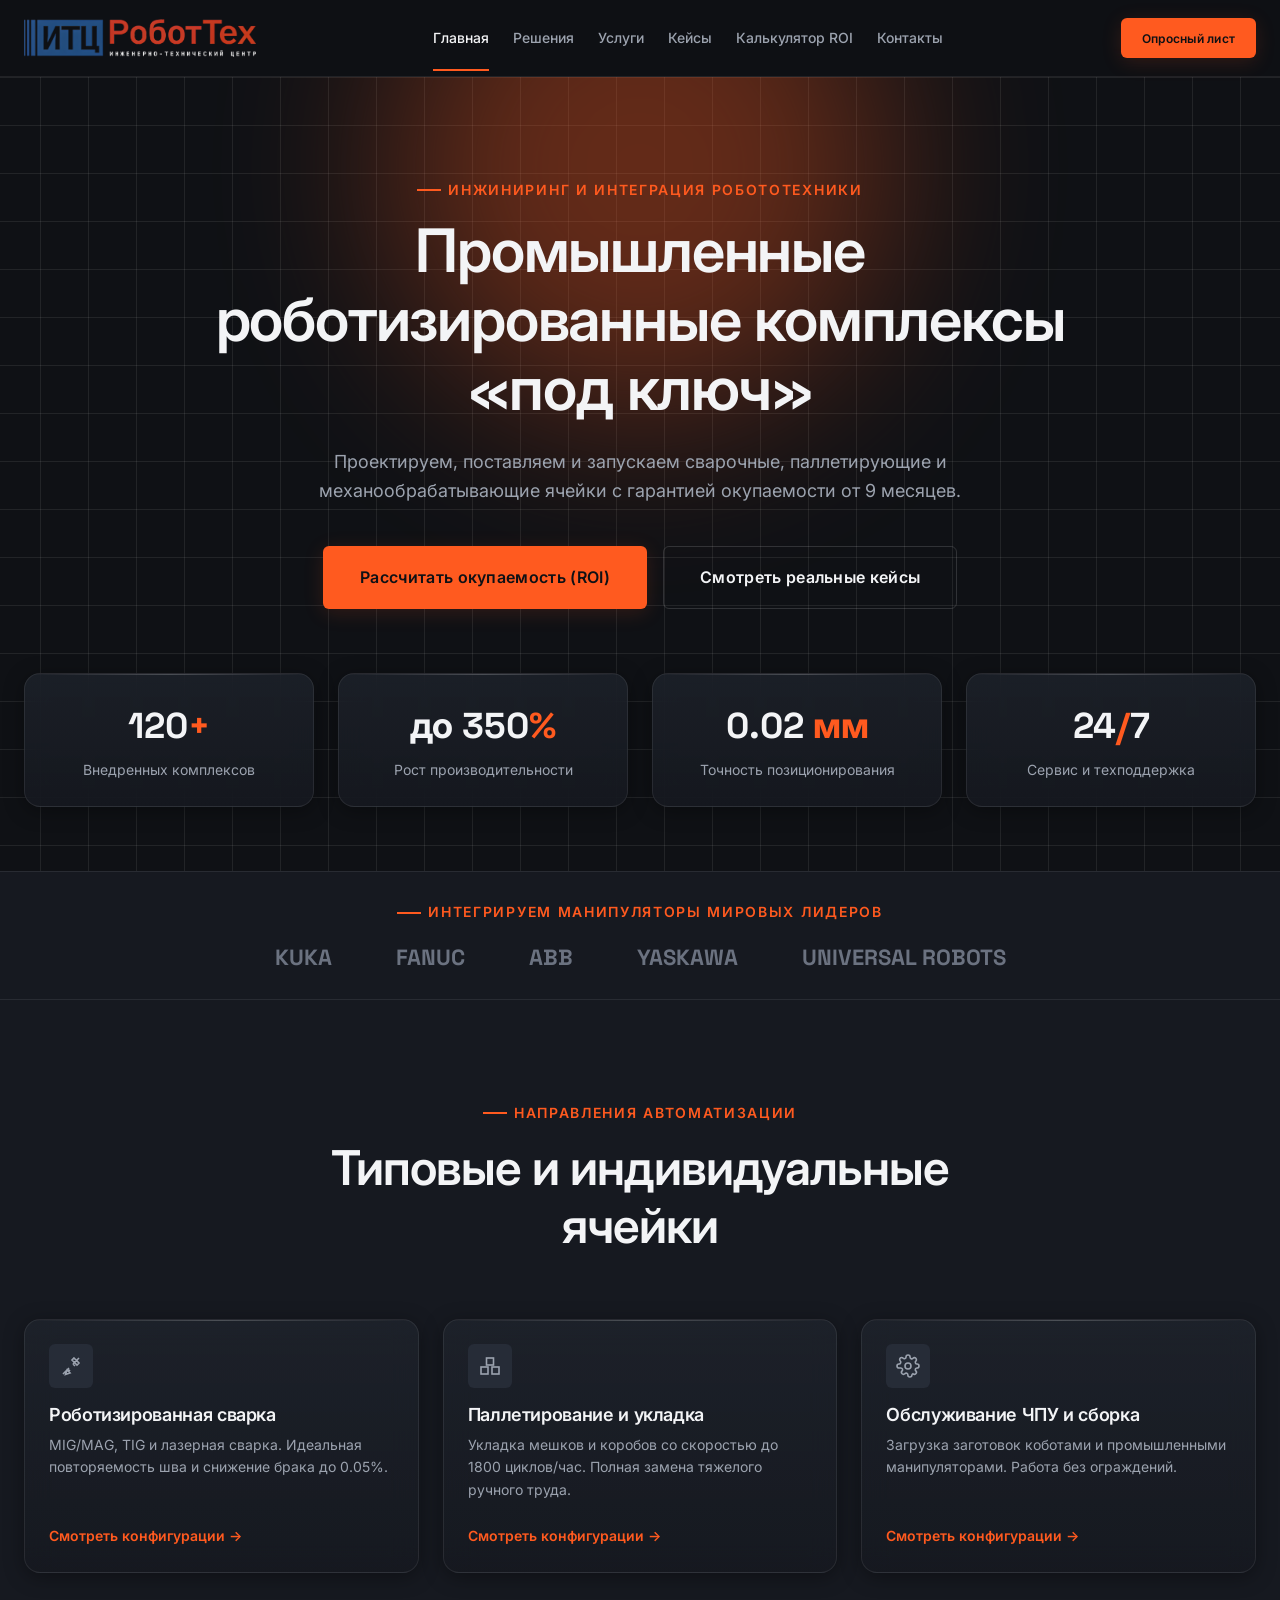
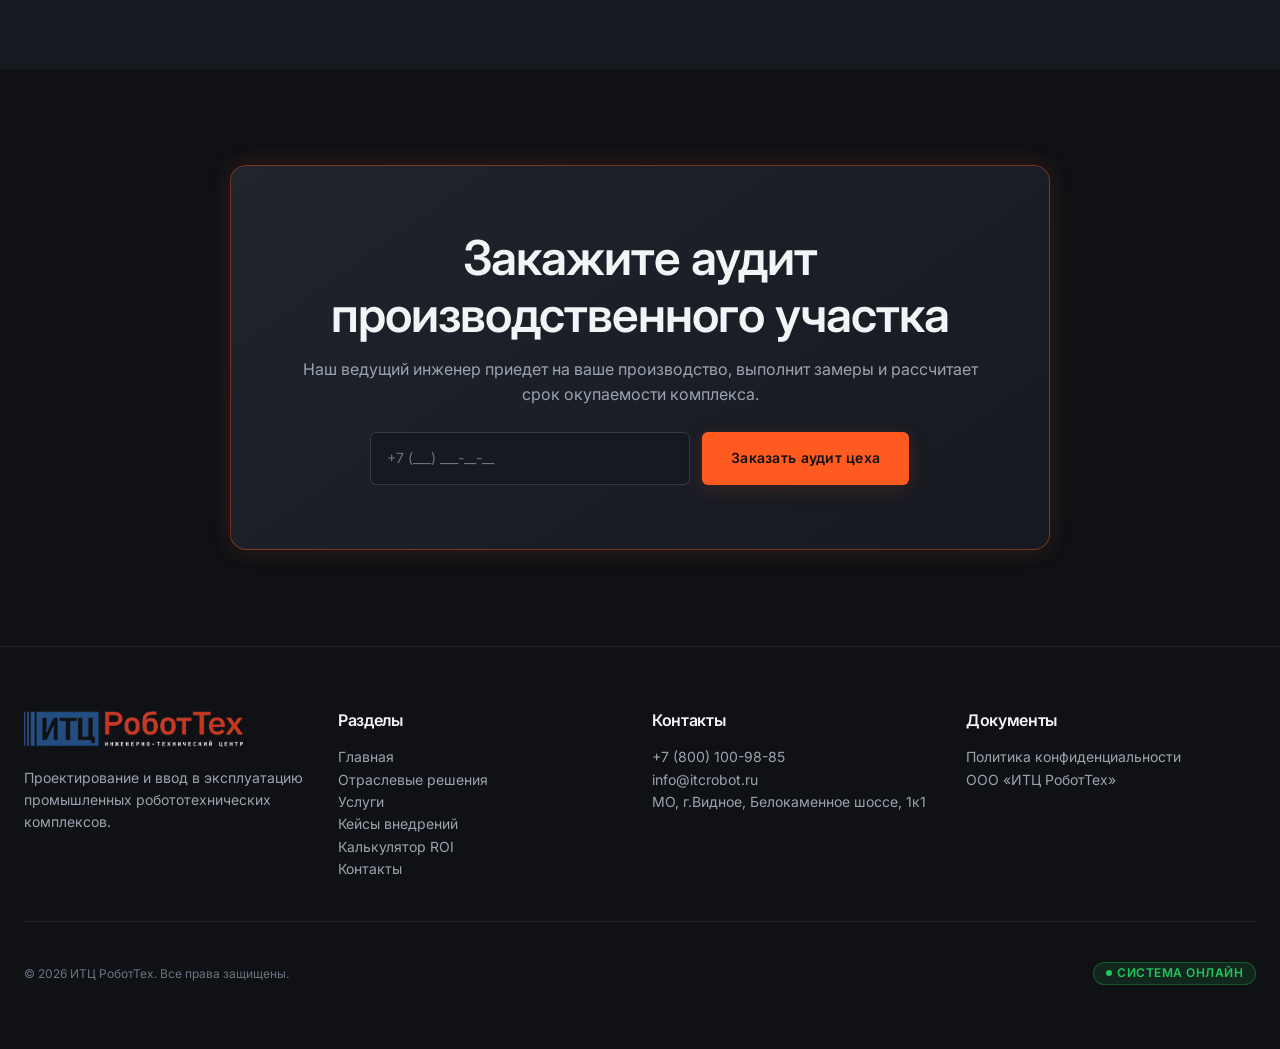
<file: index.html>
<!DOCTYPE html>
<html lang="ru">
<head>
  <meta charset="UTF-8">
  <meta name="viewport" content="width=device-width, initial-scale=1.0">
  <title>ИТЦ РоботТех — Интегратор промышленных роботов и РТК</title>
  <meta name="description" content="Интеграция промышленных робототехнических комплексов под ключ: сварка, паллетирование, фрезеровка и сборка. Окупаемость от 9 месяцев.">
  <link rel="preconnect" href="https://fonts.googleapis.com">
  <link rel="preconnect" href="https://fonts.gstatic.com" crossorigin>
  <link rel="stylesheet" href="css/style.css">
  <style>
    .hero-main { padding-top: var(--space-3xl); padding-bottom: var(--space-2xl); position: relative; overflow: hidden; text-align: center; }
    .hero-main-title { font-size: var(--fs-5xl); max-width: 960px; margin-inline: auto; margin-top: var(--space-md); margin-bottom: var(--space-lg); line-height: 1.15; }
    .hero-main-subtitle { font-size: var(--fs-lg); max-width: 740px; margin-inline: auto; color: var(--color-text-secondary); margin-bottom: var(--space-xl); }
    .hero-actions { display: flex; justify-content: center; gap: var(--space-md); flex-wrap: wrap; margin-bottom: var(--space-2xl); }
    .stats-card-val { font-family: var(--font-heading); font-size: var(--fs-3xl); font-weight: 700; color: var(--color-text-primary); margin-bottom: 0.25rem; }
    .stats-card-val span { color: var(--color-accent); }
    .brands-wrap { border-top: 1px solid var(--color-border); border-bottom: 1px solid var(--color-border); padding-block: var(--space-lg); background: var(--color-bg-base); text-align: center; }
    .brands-list { display: flex; justify-content: center; align-items: center; gap: var(--space-2xl); flex-wrap: wrap; font-family: var(--font-heading); font-size: var(--fs-xl); font-weight: 700; color: var(--color-text-muted); }
    .brands-list span:hover { color: var(--color-text-primary); }

    .audit-box {
      background: linear-gradient(145deg, var(--color-bg-elevated), var(--color-bg-base));
      border: 1px solid var(--color-border-accent);
      border-radius: var(--radius-lg);
      padding: var(--space-2xl);
      box-shadow: var(--glow-accent);
      text-align: center;
      max-width: 820px;
      margin-inline: auto;
    }

    .nav-cta-mobile { display: none; }
    .burger { display: none; flex-direction: column; justify-content: center; gap: 5px; width: 32px; height: 32px; padding: 0; }
    .burger span { display: block; width: 100%; height: 2px; background: var(--color-text-primary); border-radius: 2px; transition: transform var(--transition-fast), opacity var(--transition-fast); }
    .burger.is-active span:nth-child(1) { transform: translateY(7px) rotate(45deg); }
    .burger.is-active span:nth-child(2) { opacity: 0; }
    .burger.is-active span:nth-child(3) { transform: translateY(-7px) rotate(-45deg); }

    @media (max-width: 768px) {
      .burger { display: flex; }
      .nav-cta-desktop { display: none; }
      .nav-cta-mobile { display: inline-flex; margin-top: var(--space-md); }
      .hero-main-title { font-size: var(--fs-3xl); }
      .audit-box { padding: var(--space-lg); }
    }
  </style>
</head>
<body>

<header class="navbar">
  <div class="container">
    <a href="index.html" class="nav-logo" style="display:flex; align-items:center; gap:10px;">
  <img src="images/logo.png" alt="ИТЦ РоботТех" style="height: 38px; width: auto;"></a>

    <nav id="nav-links" class="nav-links">
      <a href="index.html" class="active">Главная</a>
      <a href="solutions.html">Решения</a>
      <a href="services.html">Услуги</a>
      <a href="cases.html">Кейсы</a>
      <a href="calculator.html">Калькулятор ROI</a>
      <a href="contacts.html">Контакты</a>
      <a href="contacts.html#wizard" class="btn btn-primary btn-sm nav-cta-mobile">Опросный лист</a>
    </nav>

    <div class="flex items-center gap-md">
      <a href="contacts.html#wizard" class="btn btn-primary btn-sm nav-cta-desktop">Опросный лист</a>
      <button id="burger" class="burger" aria-label="Открыть меню" aria-expanded="false" aria-controls="nav-links">
        <span></span><span></span><span></span>
      </button>
    </div>
  </div>
</header>

<main>
  <section class="hero-main bg-grid">
    <div class="glow-orb" style="width:500px;height:500px;top:-160px;left:50%;transform:translateX(-50%);"></div>
    <div class="container">
      <div class="reveal is-visible">
        <span class="eyebrow">Инжиниринг и интеграция робототехники</span>
        <h1 class="hero-main-title">Промышленные роботизированные комплексы «под ключ»</h1>
        <p class="hero-main-subtitle">
          Проектируем, поставляем и запускаем сварочные, паллетирующие и механообрабатывающие ячейки с гарантией окупаемости от 9 месяцев.
        </p>

        <div class="hero-actions">
          <a href="calculator.html" class="btn btn-primary btn-lg">Рассчитать окупаемость (ROI)</a>
          <a href="cases.html" class="btn btn-outline btn-lg">Смотреть реальные кейсы</a>
        </div>

        <div class="grid grid-4 mt-xl">
          <div class="card text-center">
            <div class="stats-card-val">120<span>+</span></div>
            <p class="text-secondary" style="font-size:var(--fs-sm);">Внедренных комплексов</p>
          </div>
          <div class="card text-center">
            <div class="stats-card-val">до 350<span>%</span></div>
            <p class="text-secondary" style="font-size:var(--fs-sm);">Рост производительности</p>
          </div>
          <div class="card text-center">
            <div class="stats-card-val">0.02 <span>мм</span></div>
            <p class="text-secondary" style="font-size:var(--fs-sm);">Точность позиционирования</p>
          </div>
          <div class="card text-center">
            <div class="stats-card-val">24<span>/</span>7</div>
            <p class="text-secondary" style="font-size:var(--fs-sm);">Сервис и техподдержка</p>
          </div>
        </div>
      </div>
    </div>
  </section>

  <section class="brands-wrap">
    <div class="container">
      <p class="eyebrow text-center mb-md" style="justify-content:center;">Интегрируем манипуляторы мировых лидеров</p>
      <div class="brands-list">
        <span>KUKA</span>
        <span>FANUC</span>
        <span>ABB</span>
        <span>YASKAWA</span>
        <span>UNIVERSAL ROBOTS</span>
      </div>
    </div>
  </section>

  <section class="section bg-surface">
    <div class="container">
      <div class="section-header section-header--center reveal is-visible">
        <span class="eyebrow mx-auto">Направления автоматизации</span>
        <h2 class="mt-md">Типовые и индивидуальные ячейки</h2>
      </div>

      <div class="grid grid-3 reveal-stagger is-visible">
        <div class="card flex flex-col justify-between">
          <div>
            <div class="card-icon">
              <svg viewBox="0 0 24 24" fill="none" stroke="currentColor" stroke-width="1.6" width="24" height="24"><path d="M4 20l6-6M14 10l6-6M8 16l-1.5 4.5L11 19l-3-3zM14 10l2 2M9 15l2 2M15 4l5 5-2 2-5-5z"/></svg>
            </div>
            <h3 class="card-title">Роботизированная сварка</h3>
            <p class="card-text mb-lg">MIG/MAG, TIG и лазерная сварка. Идеальная повторяемость шва и снижение брака до 0.05%.</p>
          </div>
          <a href="solutions.html" class="text-accent flex items-center gap-xs" style="font-size:var(--fs-sm); font-weight:600;">
            Смотреть конфигурации →
          </a>
        </div>

        <div class="card flex flex-col justify-between">
          <div>
            <div class="card-icon">
              <svg viewBox="0 0 24 24" fill="none" stroke="currentColor" stroke-width="1.6" width="24" height="24"><rect x="3" y="13" width="7" height="7"/><rect x="14" y="13" width="7" height="7"/><rect x="8.5" y="4" width="7" height="7"/></svg>
            </div>
            <h3 class="card-title">Паллетирование и укладка</h3>
            <p class="card-text mb-lg">Укладка мешков и коробов со скоростью до 1800 циклов/час. Полная замена тяжелого ручного труда.</p>
          </div>
          <a href="solutions.html" class="text-accent flex items-center gap-xs" style="font-size:var(--fs-sm); font-weight:600;">
            Смотреть конфигурации →
          </a>
        </div>

        <div class="card flex flex-col justify-between">
          <div>
            <div class="card-icon">
              <svg viewBox="0 0 24 24" fill="none" stroke="currentColor" stroke-width="1.6" width="24" height="24"><circle cx="12" cy="12" r="3"/><path d="M19.4 15a1.7 1.7 0 00.34 1.87l.06.06a2 2 0 11-2.83 2.83l-.06-.06a1.7 1.7 0 00-1.04 1.56V21a2 2 0 11-4 0v-.09a1.7 1.7 0 00-1.04-1.56 1.7 1.7 0 00-1.87.34l-.06.06a2 2 0 11-2.83-2.83l.06-.06a1.7 1.7 0 00.34-1.87 1.7 1.7 0 00-1.56-1.04H3a2 2 0 110-4h.09a1.7 1.7 0 001.56-1.04 1.7 1.7 0 00-.34-1.87l-.06-.06a2 2 0 112.83-2.83l.06.06a1.7 1.7 0 001.87.34H9a1.7 1.7 0 001.04-1.56V3a2 2 0 114 0v.09a1.7 1.7 0 001.04 1.56 1.7 1.7 0 001.87-.34l.06-.06a2 2 0 112.83 2.83l-.06.06a1.7 1.7 0 00-.34 1.87V9a1.7 1.7 0 001.56 1.04H21a2 2 0 110 4h-.09a1.7 1.7 0 00-1.56 1.04z"/></svg>
            </div>
            <h3 class="card-title">Обслуживание ЧПУ и сборка</h3>
            <p class="card-text mb-lg">Загрузка заготовок коботами и промышленными манипуляторами. Работа без ограждений.</p>
          </div>
          <a href="solutions.html" class="text-accent flex items-center gap-xs" style="font-size:var(--fs-sm); font-weight:600;">
            Смотреть конфигурации →
          </a>
        </div>
      </div>
    </div>
  </section>

  <section class="section">
    <div class="container">
      <div class="audit-box reveal is-visible">
        <h2>Закажите аудит производственного участка</h2>
        <p class="text-secondary mt-sm mb-lg">
          Наш ведущий инженер приедет на ваше производство, выполнит замеры и рассчитает срок окупаемости комплекса.
        </p>
        <form class="flex justify-center gap-sm flex-wrap" onsubmit="event.preventDefault(); alert('Спасибо! Инженер свяжется с вами в течение 2 рабочих часов.');">
          <input type="tel" class="form-control" placeholder="+7 (___) ___-__-__" required style="max-width:320px;">
          <button type="submit" class="btn btn-primary">Заказать аудит цеха</button>
        </form>
      </div>
    </div>
  </section>
</main>

<!-- FOOTER -->
<footer class="footer bg-base" style="border-top: 1px solid var(--color-border); padding-block: var(--space-2xl);">
  <div class="container">
    <div class="grid grid-4 mb-xl">
      <div>
        <a href="index.html" class="nav-logo" style="display: inline-block;">
  <img src="images/logo.png" alt="ИТЦ РоботТех" style="height: 36px; width: auto;"></a>
        <p class="text-secondary mt-sm" style="font-size:var(--fs-sm);">
          Проектирование и ввод в эксплуатацию промышленных робототехнических комплексов.
        </p>
      </div>
      <div>
        <h4 class="mb-md" style="font-size:var(--fs-base);">Разделы</h4>
        <ul style="font-size:var(--fs-sm);">
          <li class="mb-xs"><a href="index.html" class="text-secondary">Главная</a></li>
          <li class="mb-xs"><a href="solutions.html" class="text-secondary">Отраслевые решения</a></li>
          <li class="mb-xs"><a href="services.html" class="text-secondary">Услуги</a></li>
          <li class="mb-xs"><a href="cases.html" class="text-secondary">Кейсы внедрений</a></li>
          <li class="mb-xs"><a href="calculator.html" class="text-secondary">Калькулятор ROI</a></li>
          <li class="mb-xs"><a href="contacts.html" class="text-secondary">Контакты</a></li>
        </ul>
      </div>
      <div>
        <h4 class="mb-md" style="font-size:var(--fs-base);">Контакты</h4>
        <ul style="font-size:var(--fs-sm);">
          <li class="mb-xs"><a href="tel:+78001009885" class="text-secondary">+7 (800) 100-98-85</a></li>
          <li class="mb-xs"><a href="mailto:info@itcrobot.ru" class="text-secondary">info@itcrobot.ru</a></li>
          <li class="text-secondary">МО, г.Видное, Белокаменное шоссе, 1к1</li>
        </ul>
      </div>
      <div>
        <h4 class="mb-md" style="font-size:var(--fs-base);">Документы</h4>
        <ul style="font-size:var(--fs-sm);">
          <li class="mb-xs"><a href="#" class="text-secondary">Политика конфиденциальности</a></li>
          <li class="text-secondary">ООО «ИТЦ РоботТех»</li>
        </ul>
      </div>
    </div>
    <div class="divider"></div>
    <div class="flex justify-between items-center flex-wrap gap-md mt-md">
      <span class="text-muted" style="font-size:var(--fs-xs);">© 2026 ИТЦ РоботТех. Все права защищены.</span>
      <span class="badge badge--success badge--live">Система онлайн</span>
    </div>
  </div>
</footer>

<script>
  (function () {
    var burger = document.getElementById('burger');
    var navLinks = document.getElementById('nav-links');
    if (burger && navLinks) {
      burger.addEventListener('click', function () {
        navLinks.classList.toggle('is-open');
        burger.classList.toggle('is-active');
      });
    }
  })();
</script>
</body>
</html>
</file>
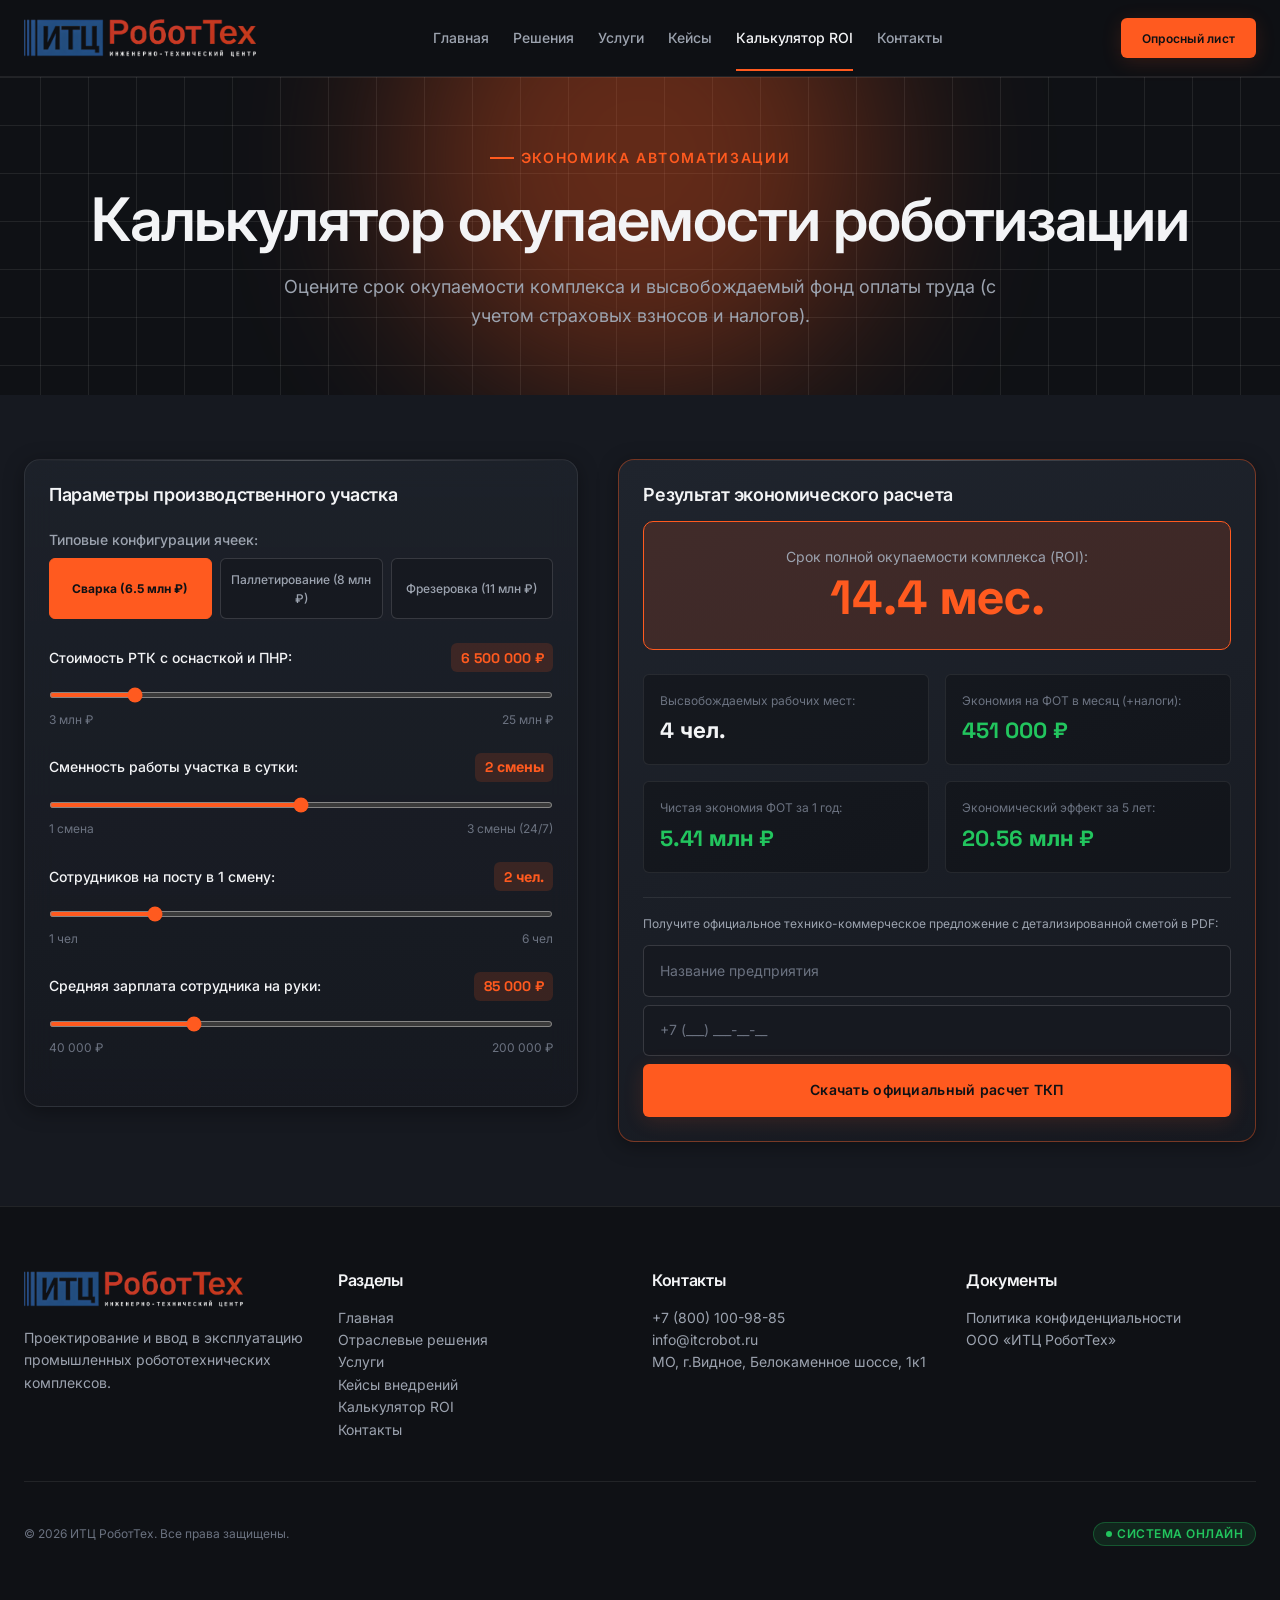
<file: calculator.html>
<!DOCTYPE html>
<html lang="ru">
<head>
  <meta charset="UTF-8">
  <meta name="viewport" content="width=device-width, initial-scale=1.0">
  <title>Калькулятор окупаемости роботизации — ИТЦ РоботТех</title>
  <meta name="description" content="Интерактивный расчет срока окупаемости (ROI), экономии фонда оплаты труда и окупаемости внедрения промышленных роботов.">
  <link rel="preconnect" href="https://fonts.googleapis.com">
  <link rel="preconnect" href="https://fonts.gstatic.com" crossorigin>
  <link rel="stylesheet" href="css/style.css">
  <style>
    .hero-page { padding-top: var(--space-2xl); position: relative; overflow: hidden; text-align: center; }
    .hero-page-subtitle { font-size: var(--fs-lg); max-width: 720px; margin-inline: auto; color: var(--color-text-secondary); }

    .calc-layout {
      display: grid;
      grid-template-columns: 1fr 1.15fr;
      gap: var(--space-xl);
      align-items: start;
    }
    @media (max-width: 960px) {
      .calc-layout { grid-template-columns: 1fr; }
    }

    .cell-presets {
      display: grid;
      grid-template-columns: repeat(3, 1fr);
      gap: var(--space-xs);
      margin-bottom: var(--space-md);
    }
    .preset-btn {
      background: var(--color-bg-base);
      border: 1px solid var(--color-border-strong);
      color: var(--color-text-secondary);
      padding: 0.65rem 0.5rem;
      border-radius: var(--radius-sm);
      font-size: var(--fs-xs);
      font-weight: 500;
      cursor: pointer;
      text-align: center;
      transition: all var(--transition-fast);
    }
    .preset-btn:hover { border-color: var(--color-border-accent); color: var(--color-text-primary); }
    .preset-btn.is-active {
      background: var(--color-accent);
      border-color: var(--color-accent);
      color: #0f1115;
      font-weight: 700;
    }

    .range-wrap {
      margin-bottom: var(--space-lg);
    }
    .range-header {
      display: flex;
      justify-content: space-between;
      align-items: center;
      margin-bottom: 0.5rem;
      font-size: var(--fs-sm);
      color: var(--color-text-primary);
      font-weight: 500;
    }
    .range-val {
      font-family: var(--font-heading);
      color: var(--color-accent);
      font-weight: 700;
      background: var(--color-accent-dim);
      padding: 0.2rem 0.6rem;
      border-radius: var(--radius-sm);
    }
    input[type="range"] {
      width: 100%;
      height: 6px;
      border-radius: var(--radius-full);
      background: var(--color-bg-elevated-2);
      outline: none;
      accent-color: var(--color-accent);
      cursor: pointer;
    }
    .range-limits {
      display: flex;
      justify-content: space-between;
      font-size: var(--fs-xs);
      color: var(--color-text-muted);
      margin-top: 0.25rem;
    }

    .results-card {
      background: linear-gradient(160deg, var(--color-bg-elevated), var(--color-bg-base));
      border: 1px solid var(--color-border-accent);
      position: sticky;
      top: 100px;
    }
    .roi-badge-box {
      background: var(--color-accent-dim);
      border: 1px solid var(--color-accent);
      border-radius: var(--radius-md);
      padding: var(--space-lg);
      text-align: center;
      margin-bottom: var(--space-lg);
    }
    .roi-badge-val {
      font-family: var(--font-heading);
      font-size: var(--fs-4xl);
      font-weight: 700;
      color: var(--color-accent);
      line-height: 1.1;
      margin-top: 0.2rem;
    }

    .metrics-grid {
      display: grid;
      grid-template-columns: repeat(2, 1fr);
      gap: var(--space-md);
      margin-bottom: var(--space-lg);
    }
    @media (max-width: 480px) {
      .metrics-grid { grid-template-columns: 1fr; }
    }
    .metric-item {
      background: rgba(0, 0, 0, 0.25);
      border: 1px solid var(--color-border);
      border-radius: var(--radius-sm);
      padding: var(--space-md);
    }
    .metric-val {
      font-family: var(--font-heading);
      font-size: var(--fs-xl);
      font-weight: 700;
      color: var(--color-status-success);
      margin-top: 0.2rem;
    }

    .nav-cta-mobile { display: none; }
    .burger { display: none; flex-direction: column; justify-content: center; gap: 5px; width: 32px; height: 32px; padding: 0; }
    .burger span { display: block; width: 100%; height: 2px; background: var(--color-text-primary); border-radius: 2px; transition: transform var(--transition-fast), opacity var(--transition-fast); }
    .burger.is-active span:nth-child(1) { transform: translateY(7px) rotate(45deg); }
    .burger.is-active span:nth-child(2) { opacity: 0; }
    .burger.is-active span:nth-child(3) { transform: translateY(-7px) rotate(-45deg); }

    @media (max-width: 768px) {
      .burger { display: flex; }
      .nav-cta-desktop { display: none; }
      .nav-cta-mobile { display: inline-flex; margin-top: var(--space-md); }
    }
  </style>
</head>
<body>

<!-- HEADER -->
<header class="navbar">
  <div class="container">
    <a href="index.html" class="nav-logo" style="display:flex; align-items:center; gap:10px;">
  <img src="images/logo.png" alt="Название Компании" style="height: 38px; width: auto;"></a>

    <nav id="nav-links" class="nav-links">
      <a href="index.html">Главная</a>
      <a href="solutions.html">Решения</a>
      <a href="services.html">Услуги</a>
      <a href="cases.html">Кейсы</a>
      <a href="calculator.html" class="active">Калькулятор ROI</a>
      <a href="contacts.html">Контакты</a>
      <a href="contacts.html#wizard" class="btn btn-primary btn-sm nav-cta-mobile">Опросный лист</a>
    </nav>

    <div class="flex items-center gap-md">
      <a href="contacts.html#wizard" class="btn btn-primary btn-sm nav-cta-desktop">Опросный лист</a>
      <button id="burger" class="burger" aria-label="Открыть меню" aria-expanded="false" aria-controls="nav-links">
        <span></span><span></span><span></span>
      </button>
    </div>
  </div>
</header>

<main>
  <!-- HERO -->
  <section class="hero-page bg-grid section-sm">
    <div class="glow-orb" style="width:480px;height:480px;top:-160px;left:50%;transform:translateX(-50%);"></div>
    <div class="container">
      <div class="reveal is-visible">
        <span class="eyebrow">Экономика автоматизации</span>
        <h1 class="mt-md">Калькулятор окупаемости роботизации</h1>
        <p class="hero-page-subtitle mt-md">
          Оцените срок окупаемости комплекса и высвобождаемый фонд оплаты труда (с учетом страховых взносов и налогов).
        </p>
      </div>
    </div>
  </section>

  <!-- CALCULATOR SECTION -->
  <section class="section-sm bg-surface">
    <div class="container">
      <div class="calc-layout">
        
        <!-- Controls -->
        <div class="card">
          <h3 class="card-title mb-lg">Параметры производственного участка</h3>

          <div class="form-group mb-lg">
            <label class="form-label">Типовые конфигурации ячеек:</label>
            <div class="cell-presets">
              <button type="button" class="preset-btn is-active" onclick="setPreset('weld', 6500000, this)">Сварка (6.5 млн ₽)</button>
              <button type="button" class="preset-btn" onclick="setPreset('pallet', 8000000, this)">Паллетирование (8 млн ₽)</button>
              <button type="button" class="preset-btn" onclick="setPreset('machine', 11000000, this)">Фрезеровка (11 млн ₽)</button>
            </div>
          </div>

          <div class="range-wrap">
            <div class="range-header">
              <span>Стоимость РТК с оснасткой и ПНР:</span>
              <span class="range-val" id="costVal">6 500 000 ₽</span>
            </div>
            <input type="range" id="robotCost" min="3000000" max="25000000" step="500000" value="6500000">
            <div class="range-limits"><span>3 млн ₽</span><span>25 млн ₽</span></div>
          </div>

          <div class="range-wrap">
            <div class="range-header">
              <span>Сменность работы участка в сутки:</span>
              <span class="range-val" id="shiftsVal">2 смены</span>
            </div>
            <input type="range" id="shifts" min="1" max="3" step="1" value="2">
            <div class="range-limits"><span>1 смена</span><span>3 смены (24/7)</span></div>
          </div>

          <div class="range-wrap">
            <div class="range-header">
              <span>Сотрудников на посту в 1 смену:</span>
              <span class="range-val" id="workersVal">2 чел.</span>
            </div>
            <input type="range" id="workers" min="1" max="6" step="1" value="2">
            <div class="range-limits"><span>1 чел</span><span>6 чел</span></div>
          </div>

          <div class="range-wrap">
            <div class="range-header">
              <span>Средняя зарплата сотрудника на руки:</span>
              <span class="range-val" id="wageVal">85 000 ₽</span>
            </div>
            <input type="range" id="wage" min="40000" max="200000" step="5000" value="85000">
            <div class="range-limits"><span>40 000 ₽</span><span>200 000 ₽</span></div>
          </div>
        </div>

        <!-- Output / Results -->
        <div class="card results-card">
          <h3 class="card-title mb-md">Результат экономического расчета</h3>

          <div class="roi-badge-box">
            <div class="text-secondary" style="font-size:var(--fs-sm);">Срок полной окупаемости комплекса (ROI):</div>
            <div class="roi-badge-val" id="paybackMonths">11.4 мес.</div>
          </div>

          <div class="metrics-grid">
            <div class="metric-item">
              <div class="text-muted" style="font-size:var(--fs-xs);">Высвобождаемых рабочих мест:</div>
              <div class="metric-val" id="totalWorkersReplaced" style="color:var(--color-text-primary);">4 чел.</div>
            </div>
            <div class="metric-item">
              <div class="text-muted" style="font-size:var(--fs-xs);">Экономия на ФОТ в месяц (+налоги):</div>
              <div class="metric-val" id="monthlySavings">476 000 ₽</div>
            </div>
            <div class="metric-item">
              <div class="text-muted" style="font-size:var(--fs-xs);">Чистая экономия ФОТ за 1 год:</div>
              <div class="metric-val" id="annualSavings">5.71 млн ₽</div>
            </div>
            <div class="metric-item">
              <div class="text-muted" style="font-size:var(--fs-xs);">Экономический эффект за 5 лет:</div>
              <div class="metric-val" id="fiveYearGain">21.05 млн ₽</div>
            </div>
          </div>

          <div style="border-top:1px solid var(--color-border); padding-top:var(--space-md);">
            <p class="text-secondary mb-sm" style="font-size:var(--fs-xs);">
              Получите официальное технико-коммерческое предложение с детализированной сметой в PDF:
            </p>
            <form onsubmit="event.preventDefault(); alert('Спасибо! ТКП с расчетом отправлено на обработку инженеру.');" class="flex flex-col gap-xs">
              <input type="text" class="form-control" placeholder="Название предприятия" required>
              <input type="tel" class="form-control" placeholder="+7 (___) ___-__-__" required>
              <button type="submit" class="btn btn-primary btn-block mt-xs">Скачать официальный расчет ТКП</button>
            </form>
          </div>
        </div>

      </div>
    </div>
  </section>
</main>

<!-- FOOTER -->
<footer class="footer bg-base" style="border-top: 1px solid var(--color-border); padding-block: var(--space-2xl);">
  <div class="container">
    <div class="grid grid-4 mb-xl">
      <div>
        <a href="index.html" class="nav-logo" style="display: inline-block;">
  <img src="images/logo.png" alt="ИТЦ РоботТех" style="height: 36px; width: auto;"></a>
        <p class="text-secondary mt-sm" style="font-size:var(--fs-sm);">
          Проектирование и ввод в эксплуатацию промышленных робототехнических комплексов.
        </p>
      </div>
      <div>
        <h4 class="mb-md" style="font-size:var(--fs-base);">Разделы</h4>
        <ul style="font-size:var(--fs-sm);">
          <li class="mb-xs"><a href="index.html" class="text-secondary">Главная</a></li>
          <li class="mb-xs"><a href="solutions.html" class="text-secondary">Отраслевые решения</a></li>
          <li class="mb-xs"><a href="services.html" class="text-secondary">Услуги</a></li>
          <li class="mb-xs"><a href="cases.html" class="text-secondary">Кейсы внедрений</a></li>
          <li class="mb-xs"><a href="calculator.html" class="text-secondary">Калькулятор ROI</a></li>
          <li class="mb-xs"><a href="contacts.html" class="text-secondary">Контакты</a></li>
        </ul>
      </div>
      <div>
        <h4 class="mb-md" style="font-size:var(--fs-base);">Контакты</h4>
        <ul style="font-size:var(--fs-sm);">
          <li class="mb-xs"><a href="tel:+78001009885" class="text-secondary">+7 (800) 100-98-85</a></li>
          <li class="mb-xs"><a href="mailto:info@itcrobot.ru" class="text-secondary">info@itcrobot.ru</a></li>
          <li class="text-secondary">МО, г.Видное, Белокаменное шоссе, 1к1</li>
        </ul>
      </div>
      <div>
        <h4 class="mb-md" style="font-size:var(--fs-base);">Документы</h4>
        <ul style="font-size:var(--fs-sm);">
          <li class="mb-xs"><a href="#" class="text-secondary">Политика конфиденциальности</a></li>
          <li class="text-secondary">ООО «ИТЦ РоботТех»</li>
        </ul>
      </div>
    </div>
    <div class="divider"></div>
    <div class="flex justify-between items-center flex-wrap gap-md mt-md">
      <span class="text-muted" style="font-size:var(--fs-xs);">© 2026 ИТЦ РоботТех. Все права защищены.</span>
      <span class="badge badge--success badge--live">Система онлайн</span>
    </div>
  </div>
</footer>

<script>
  (function () {
    var robotCostInput = document.getElementById('robotCost');
    var shiftsInput = document.getElementById('shifts');
    var workersInput = document.getElementById('workers');
    var wageInput = document.getElementById('wage');

    function formatRub(num) {
      return new Intl.NumberFormat('ru-RU').format(Math.round(num)) + ' ₽';
    }

    function calculate() {
      var cost = parseFloat(robotCostInput.value);
      var shifts = parseInt(shiftsInput.value);
      var workersPerShift = parseInt(workersInput.value);
      var netWage = parseFloat(wageInput.value);

      var totalWorkers = shifts * workersPerShift;
      var grossEmployerCostPerWorker = netWage * 1.40;
      var totalMonthlyFOT = totalWorkers * grossEmployerCostPerWorker;
      var robotMonthlyOpCost = 25000;
      var netMonthlySavings = totalMonthlyFOT - robotMonthlyOpCost;

      var months = (cost / netMonthlySavings).toFixed(1);
      var annual = netMonthlySavings * 12;
      var fiveYears = (annual * 5) - cost;

      document.getElementById('costVal').textContent = formatRub(cost);
      document.getElementById('shiftsVal').textContent = shifts + (shifts === 1 ? ' смена' : ' смены');
      document.getElementById('workersVal').textContent = workersPerShift + ' чел.';
      document.getElementById('wageVal').textContent = formatRub(netWage);

      document.getElementById('paybackMonths').textContent = months + ' мес.';
      document.getElementById('totalWorkersReplaced').textContent = totalWorkers + ' чел.';
      document.getElementById('monthlySavings').textContent = formatRub(netMonthlySavings);
      document.getElementById('annualSavings').textContent = (annual / 1000000).toFixed(2) + ' млн ₽';
      document.getElementById('fiveYearGain').textContent = (fiveYears / 1000000).toFixed(2) + ' млн ₽';
    }

    window.setPreset = function(type, amount, btn) {
      document.querySelectorAll('.preset-btn').forEach(function(b) { b.classList.remove('is-active'); });
      btn.classList.add('is-active');
      robotCostInput.value = amount;
      calculate();
    };

    [robotCostInput, shiftsInput, workersInput, wageInput].forEach(function(inp) {
      inp.addEventListener('input', calculate);
    });

    calculate();

    var burger = document.getElementById('burger');
    var navLinks = document.getElementById('nav-links');
    if (burger && navLinks) {
      burger.addEventListener('click', function () {
        navLinks.classList.toggle('is-open');
        burger.classList.toggle('is-active');
      });
    }
  })();
</script>
</body>
</html>
</file>
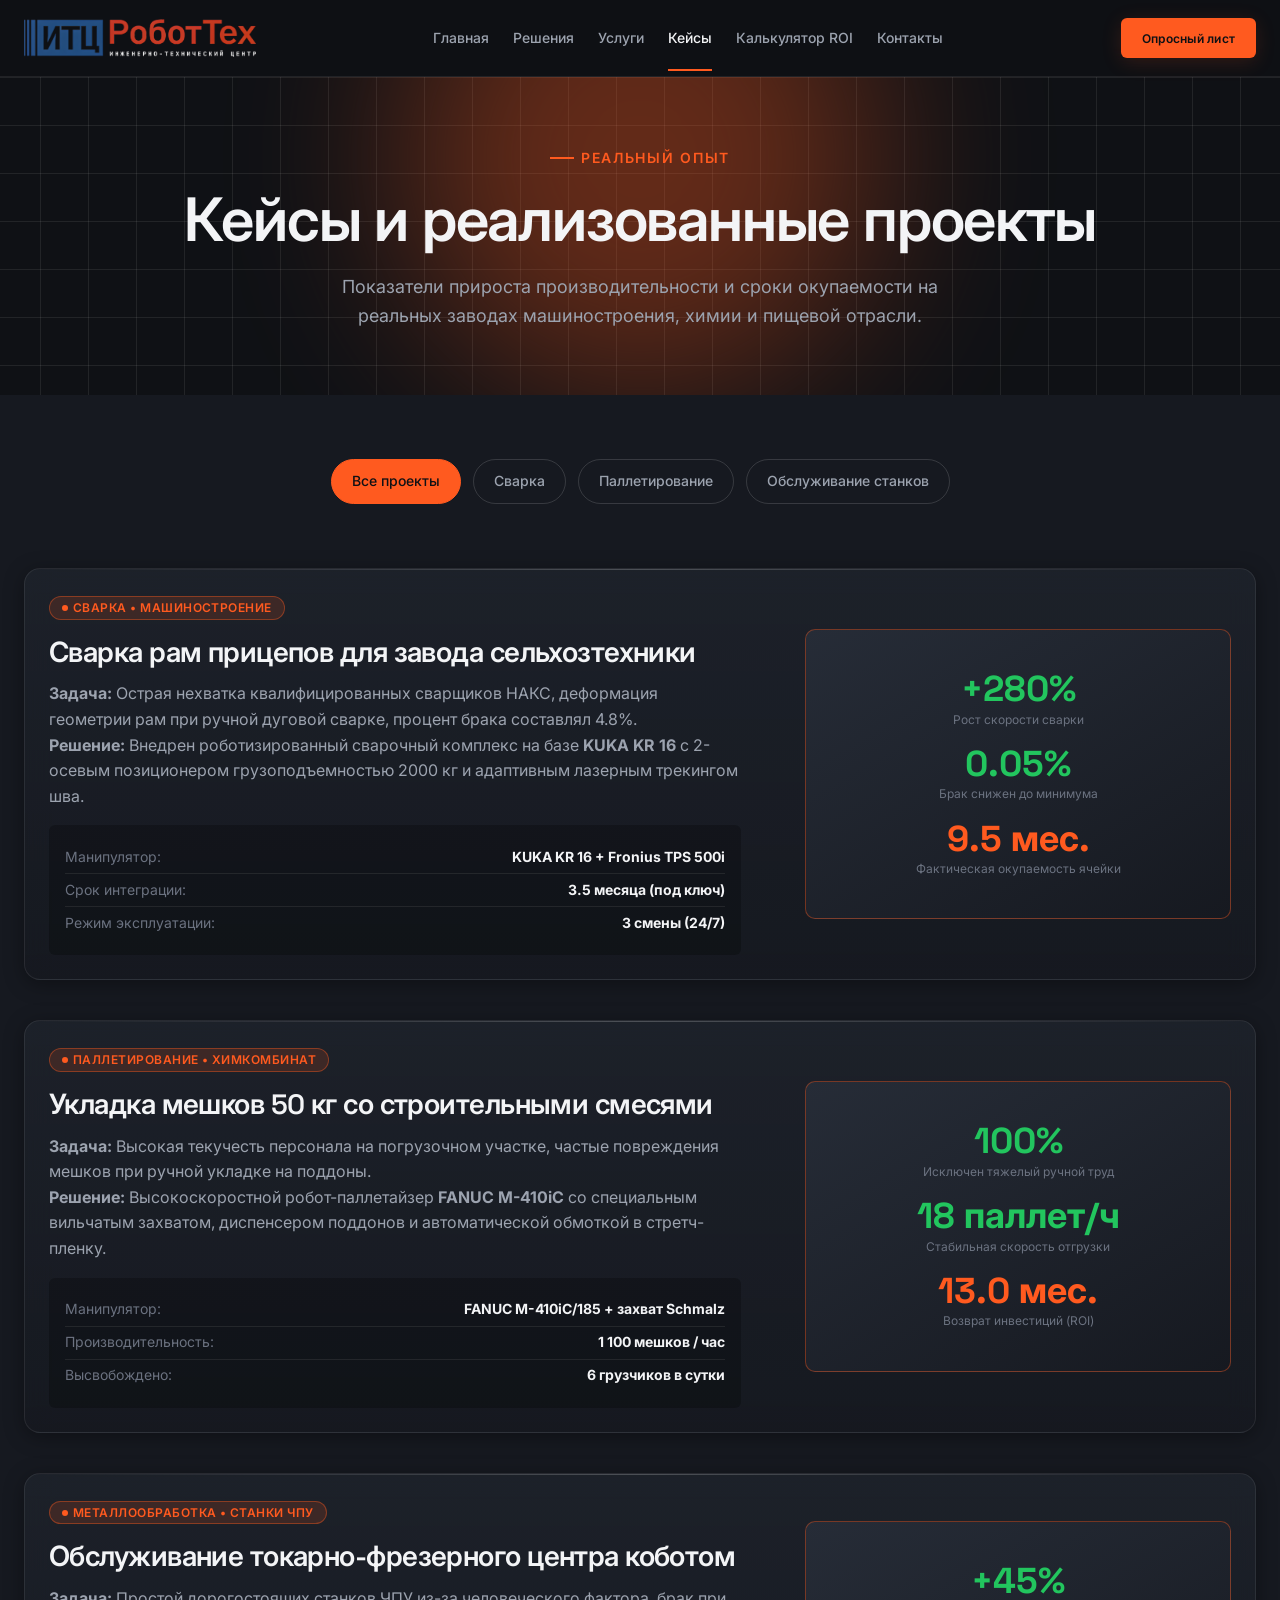
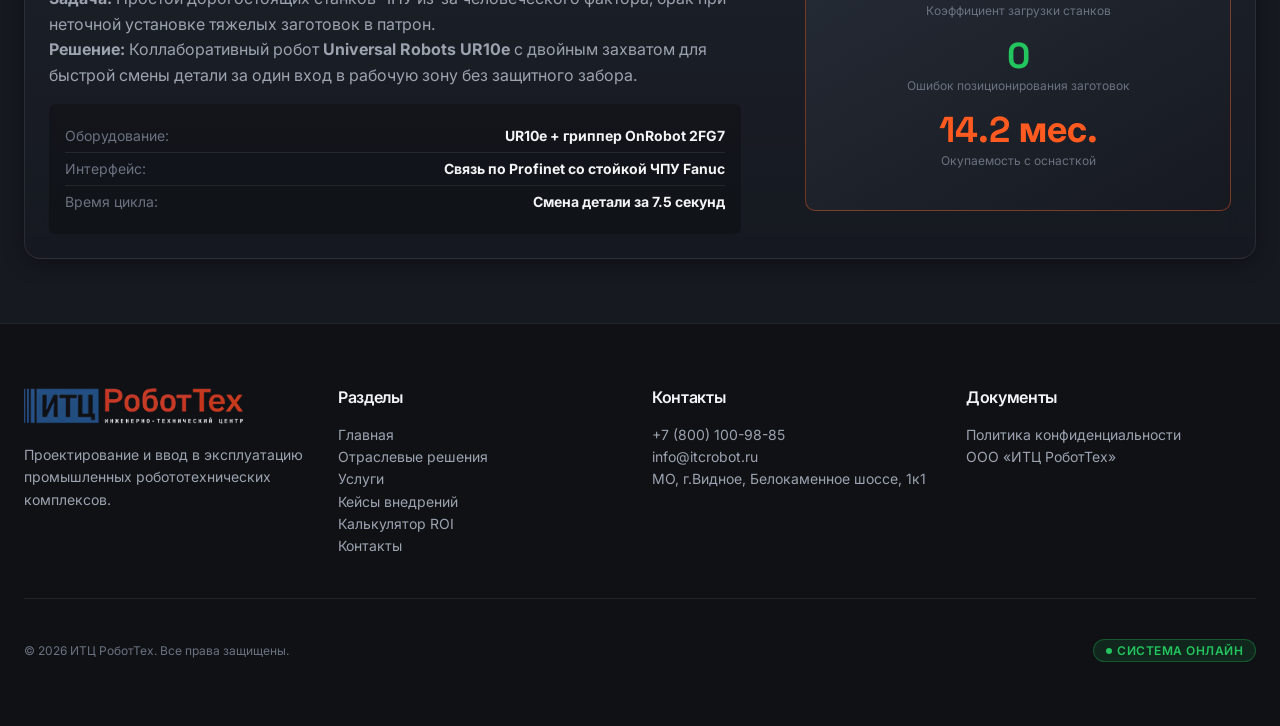
<file: cases.html>
<!DOCTYPE html>
<html lang="ru">
<head>
  <meta charset="UTF-8">
  <meta name="viewport" content="width=device-width, initial-scale=1.0">
  <title>Реализованные кейсы внедрения роботов — ИТЦ РоботТех</title>
  <meta name="description" content="Реальные показатели экономической эффективности и производительности роботизированных комплексов, внедренных на заводах РФ.">
  <link rel="preconnect" href="https://fonts.googleapis.com">
  <link rel="preconnect" href="https://fonts.gstatic.com" crossorigin>
  <link rel="stylesheet" href="css/style.css">
  <style>
    .hero-page { padding-top: var(--space-2xl); position: relative; overflow: hidden; text-align: center; }
    .hero-page-subtitle { font-size: var(--fs-lg); max-width: 680px; margin-inline: auto; color: var(--color-text-secondary); }

    .filter-tabs { display: flex; flex-wrap: wrap; justify-content: center; gap: var(--space-sm); margin-bottom: var(--space-2xl); }
    .filter-tab {
      padding: 0.65rem 1.25rem;
      border: 1px solid var(--color-border-strong);
      border-radius: var(--radius-full);
      background: transparent;
      color: var(--color-text-secondary);
      font-size: var(--fs-sm);
      font-weight: 500;
      cursor: pointer;
      transition: all var(--transition-fast);
    }
    .filter-tab:hover { color: var(--color-text-primary); border-color: var(--color-border-accent); }
    .filter-tab.is-active { background: var(--color-accent); border-color: var(--color-accent); color: #0f1115; }

    .cases-list { display: flex; flex-direction: column; gap: var(--space-xl); }
    .case-card {
      display: grid;
      grid-template-columns: 1.3fr 0.8fr;
      gap: var(--space-2xl);
      align-items: center;
    }
    @media (max-width: 900px) {
      .case-card { grid-template-columns: 1fr; gap: var(--space-lg); }
    }
    .case-card.is-hidden { display: none; }

    .case-metrics-box {
      background: linear-gradient(150deg, var(--color-bg-elevated-2), var(--color-bg-base));
      border: 1px solid var(--color-border-accent);
      border-radius: var(--radius-md);
      padding: var(--space-xl);
      text-align: center;
    }
    .metric-stat { margin-bottom: var(--space-md); }
    .metric-stat:last-child { margin-bottom: 0; }
    .metric-num {
      font-family: var(--font-heading);
      font-size: var(--fs-3xl);
      font-weight: 700;
      color: var(--color-status-success);
      line-height: 1.1;
    }
    .metric-num.accent { color: var(--color-accent); }

    .specs-list {
      background: rgba(0, 0, 0, 0.25);
      border-radius: var(--radius-sm);
      padding: var(--space-md);
      margin-top: var(--space-md);
    }
    .specs-list li {
      display: flex;
      justify-content: space-between;
      font-size: var(--fs-sm);
      padding-block: 0.3rem;
      border-bottom: 1px solid var(--color-border);
    }
    .specs-list li:last-child { border-bottom: none; }

    .nav-cta-mobile { display: none; }
    .burger { display: none; flex-direction: column; justify-content: center; gap: 5px; width: 32px; height: 32px; padding: 0; }
    .burger span { display: block; width: 100%; height: 2px; background: var(--color-text-primary); border-radius: 2px; transition: transform var(--transition-fast), opacity var(--transition-fast); }
    .burger.is-active span:nth-child(1) { transform: translateY(7px) rotate(45deg); }
    .burger.is-active span:nth-child(2) { opacity: 0; }
    .burger.is-active span:nth-child(3) { transform: translateY(-7px) rotate(-45deg); }

    @media (max-width: 768px) {
      .burger { display: flex; }
      .nav-cta-desktop { display: none; }
      .nav-cta-mobile { display: inline-flex; margin-top: var(--space-md); }
    }
  </style>
</head>
<body>

<!-- HEADER -->
<header class="navbar">
  <div class="container">
    <a href="index.html" class="nav-logo" style="display:flex; align-items:center; gap:10px;">
  <img src="images/logo.png" alt="ИТЦ РоботТех" style="height: 38px; width: auto;"></a>
  
    <nav id="nav-links" class="nav-links">
      <a href="index.html">Главная</a>
      <a href="solutions.html">Решения</a>
      <a href="services.html">Услуги</a>
      <a href="cases.html" class="active">Кейсы</a>
      <a href="calculator.html">Калькулятор ROI</a>
      <a href="contacts.html">Контакты</a>
      <a href="contacts.html#wizard" class="btn btn-primary btn-sm nav-cta-mobile">Опросный лист</a>
    </nav>

    <div class="flex items-center gap-md">
      <a href="contacts.html#wizard" class="btn btn-primary btn-sm nav-cta-desktop">Опросный лист</a>
      <button id="burger" class="burger" aria-label="Открыть меню" aria-expanded="false" aria-controls="nav-links">
        <span></span><span></span><span></span>
      </button>
    </div>
  </div>
</header>

<main>
  <!-- HERO -->
  <section class="hero-page bg-grid section-sm">
    <div class="glow-orb" style="width:480px;height:480px;top:-160px;left:50%;transform:translateX(-50%);"></div>
    <div class="container">
      <div class="reveal is-visible">
        <span class="eyebrow">Реальный опыт</span>
        <h1 class="mt-md">Кейсы и реализованные проекты</h1>
        <p class="hero-page-subtitle mt-md">
          Показатели прироста производительности и сроки окупаемости на реальных заводах машиностроения, химии и пищевой отрасли.
        </p>
      </div>
    </div>
  </section>

  <!-- CASES SECTION -->
  <section class="section-sm bg-surface">
    <div class="container">
      
      <!-- Filter Tabs -->
      <div class="filter-tabs reveal is-visible">
        <button class="filter-tab is-active" data-cat="all">Все проекты</button>
        <button class="filter-tab" data-cat="welding">Сварка</button>
        <button class="filter-tab" data-cat="palletizing">Паллетирование</button>
        <button class="filter-tab" data-cat="machining">Обслуживание станков</button>
      </div>

      <!-- Case Cards -->
      <div class="cases-list reveal-stagger is-visible">

        <!-- Case 1 -->
        <article class="card case-card" data-cat="welding">
          <div>
            <span class="badge badge--accent mb-sm">Сварка • Машиностроение</span>
            <h2 class="card-title" style="font-size:var(--fs-2xl); margin-top:0.25rem;">Сварка рам прицепов для завода сельхозтехники</h2>
            <p class="text-secondary mt-sm">
              <strong>Задача:</strong> Острая нехватка квалифицированных сварщиков НАКС, деформация геометрии рам при ручной дуговой сварке, процент брака составлял 4.8%.
            </p>
            <p class="text-secondary mt-xs">
              <strong>Решение:</strong> Внедрен роботизированный сварочный комплекс на базе <strong>KUKA KR 16</strong> с 2-осевым позиционером грузоподъемностью 2000 кг и адаптивным лазерным трекингом шва.
            </p>
            <ul class="specs-list">
              <li><span class="text-muted">Манипулятор:</span> <strong>KUKA KR 16 + Fronius TPS 500i</strong></li>
              <li><span class="text-muted">Срок интеграции:</span> <strong>3.5 месяца (под ключ)</strong></li>
              <li><span class="text-muted">Режим эксплуатации:</span> <strong>3 смены (24/7)</strong></li>
            </ul>
          </div>
          <div class="case-metrics-box">
            <div class="metric-stat">
              <div class="metric-num">+280%</div>
              <div class="text-muted" style="font-size:var(--fs-xs);">Рост скорости сварки</div>
            </div>
            <div class="metric-stat">
              <div class="metric-num">0.05%</div>
              <div class="text-muted" style="font-size:var(--fs-xs);">Брак снижен до минимума</div>
            </div>
            <div class="metric-stat">
              <div class="metric-num accent">9.5 мес.</div>
              <div class="text-muted" style="font-size:var(--fs-xs);">Фактическая окупаемость ячейки</div>
            </div>
          </div>
        </article>

        <!-- Case 2 -->
        <article class="card case-card" data-cat="palletizing">
          <div>
            <span class="badge badge--accent mb-sm">Паллетирование • Химкомбинат</span>
            <h2 class="card-title" style="font-size:var(--fs-2xl); margin-top:0.25rem;">Укладка мешков 50 кг со строительными смесями</h2>
            <p class="text-secondary mt-sm">
              <strong>Задача:</strong> Высокая текучесть персонала на погрузочном участке, частые повреждения мешков при ручной укладке на поддоны.
            </p>
            <p class="text-secondary mt-xs">
              <strong>Решение:</strong> Высокоскоростной робот-паллетайзер <strong>FANUC M-410iC</strong> со специальным вильчатым захватом, диспенсером поддонов и автоматической обмоткой в стретч-пленку.
            </p>
            <ul class="specs-list">
              <li><span class="text-muted">Манипулятор:</span> <strong>FANUC M-410iC/185 + захват Schmalz</strong></li>
              <li><span class="text-muted">Производительность:</span> <strong>1 100 мешков / час</strong></li>
              <li><span class="text-muted">Высвобождено:</span> <strong>6 грузчиков в сутки</strong></li>
            </ul>
          </div>
          <div class="case-metrics-box">
            <div class="metric-stat">
              <div class="metric-num">100%</div>
              <div class="text-muted" style="font-size:var(--fs-xs);">Исключен тяжелый ручной труд</div>
            </div>
            <div class="metric-stat">
              <div class="metric-num">18 паллет/ч</div>
              <div class="text-muted" style="font-size:var(--fs-xs);">Стабильная скорость отгрузки</div>
            </div>
            <div class="metric-stat">
              <div class="metric-num accent">13.0 мес.</div>
              <div class="text-muted" style="font-size:var(--fs-xs);">Возврат инвестиций (ROI)</div>
            </div>
          </div>
        </article>

        <!-- Case 3 -->
        <article class="card case-card" data-cat="machining">
          <div>
            <span class="badge badge--accent mb-sm">Металлообработка • Станки ЧПУ</span>
            <h2 class="card-title" style="font-size:var(--fs-2xl); margin-top:0.25rem;">Обслуживание токарно-фрезерного центра коботом</h2>
            <p class="text-secondary mt-sm">
              <strong>Задача:</strong> Простой дорогостоящих станков ЧПУ из-за человеческого фактора, брак при неточной установке тяжелых заготовок в патрон.
            </p>
            <p class="text-secondary mt-xs">
              <strong>Решение:</strong> Коллаборативный робот <strong>Universal Robots UR10e</strong> с двойным захватом для быстрой смены детали за один вход в рабочую зону без защитного забора.
            </p>
            <ul class="specs-list">
              <li><span class="text-muted">Оборудование:</span> <strong>UR10e + гриппер OnRobot 2FG7</strong></li>
              <li><span class="text-muted">Интерфейс:</span> <strong>Связь по Profinet со стойкой ЧПУ Fanuc</strong></li>
              <li><span class="text-muted">Время цикла:</span> <strong>Смена детали за 7.5 секунд</strong></li>
            </ul>
          </div>
          <div class="case-metrics-box">
            <div class="metric-stat">
              <div class="metric-num">+45%</div>
              <div class="text-muted" style="font-size:var(--fs-xs);">Коэффициент загрузки станков</div>
            </div>
            <div class="metric-stat">
              <div class="metric-num">0</div>
              <div class="text-muted" style="font-size:var(--fs-xs);">Ошибок позиционирования заготовок</div>
            </div>
            <div class="metric-stat">
              <div class="metric-num accent">14.2 мес.</div>
              <div class="text-muted" style="font-size:var(--fs-xs);">Окупаемость с оснасткой</div>
            </div>
          </div>
        </article>

      </div>
    </div>
  </section>
</main>

<!-- FOOTER -->
<footer class="footer bg-base" style="border-top: 1px solid var(--color-border); padding-block: var(--space-2xl);">
  <div class="container">
    <div class="grid grid-4 mb-xl">
      <div>
        <a href="index.html" class="nav-logo" style="display: inline-block;">
  <img src="images/logo.png" alt="ИТЦ РоботТех" style="height: 36px; width: auto;"></a>
        <p class="text-secondary mt-sm" style="font-size:var(--fs-sm);">
          Проектирование и ввод в эксплуатацию промышленных робототехнических комплексов.
        </p>
      </div>
      <div>
        <h4 class="mb-md" style="font-size:var(--fs-base);">Разделы</h4>
        <ul style="font-size:var(--fs-sm);">
          <li class="mb-xs"><a href="index.html" class="text-secondary">Главная</a></li>
          <li class="mb-xs"><a href="solutions.html" class="text-secondary">Отраслевые решения</a></li>
          <li class="mb-xs"><a href="services.html" class="text-secondary">Услуги</a></li>
          <li class="mb-xs"><a href="cases.html" class="text-secondary">Кейсы внедрений</a></li>
          <li class="mb-xs"><a href="calculator.html" class="text-secondary">Калькулятор ROI</a></li>
          <li class="mb-xs"><a href="contacts.html" class="text-secondary">Контакты</a></li>
        </ul>
      </div>
      <div>
        <h4 class="mb-md" style="font-size:var(--fs-base);">Контакты</h4>
        <ul style="font-size:var(--fs-sm);">
          <li class="mb-xs"><a href="tel:+78001009885" class="text-secondary">+7 (800) 100-98-85</a></li>
          <li class="mb-xs"><a href="mailto:info@itcrobot.ru" class="text-secondary">info@itcrobot.ru</a></li>
          <li class="text-secondary">МО, г.Видное, Белокаменное шоссе, 1к1</li>
        </ul>
      </div>
      <div>
        <h4 class="mb-md" style="font-size:var(--fs-base);">Документы</h4>
        <ul style="font-size:var(--fs-sm);">
          <li class="mb-xs"><a href="#" class="text-secondary">Политика конфиденциальности</a></li>
          <li class="text-secondary">ООО «ИТЦ РоботТех»</li>
        </ul>
      </div>
    </div>
    <div class="divider"></div>
    <div class="flex justify-between items-center flex-wrap gap-md mt-md">
      <span class="text-muted" style="font-size:var(--fs-xs);">© 2026 ИТЦ РоботТех. Все права защищены.</span>
      <span class="badge badge--success badge--live">Система онлайн</span>
    </div>
  </div>
</footer>

<script>
  (function () {
    var tabs = document.querySelectorAll('.filter-tab');
    var cards = document.querySelectorAll('.case-card');

    tabs.forEach(function (tab) {
      tab.addEventListener('click', function () {
        var cat = tab.getAttribute('data-cat');
        tabs.forEach(function (t) { t.classList.remove('is-active'); });
        tab.classList.add('is-active');

        cards.forEach(function (card) {
          var matches = cat === 'all' || card.getAttribute('data-cat') === cat;
          card.classList.toggle('is-hidden', !matches);
        });
      });
    });

    var burger = document.getElementById('burger');
    var navLinks = document.getElementById('nav-links');
    if (burger && navLinks) {
      burger.addEventListener('click', function () {
        navLinks.classList.toggle('is-open');
        burger.classList.toggle('is-active');
      });
    }
  })();
</script>
</body>
</html>
</file>
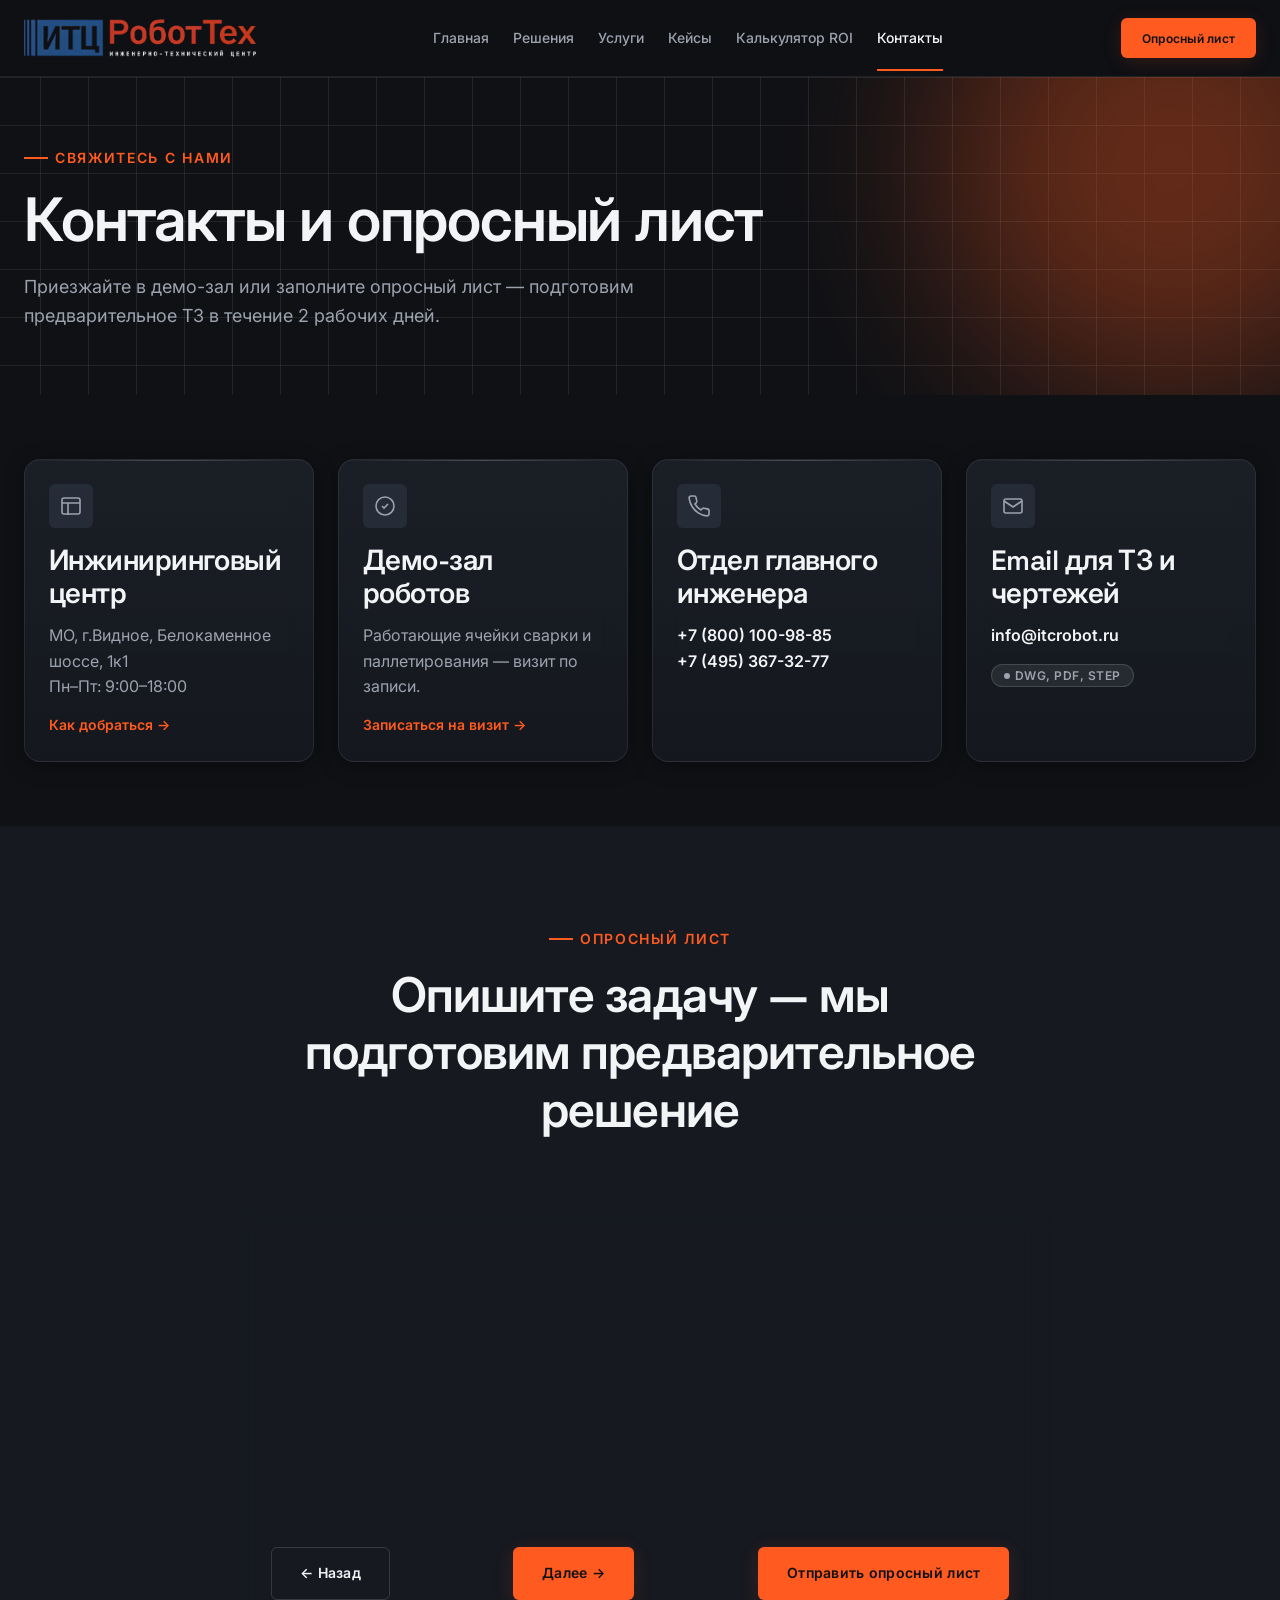
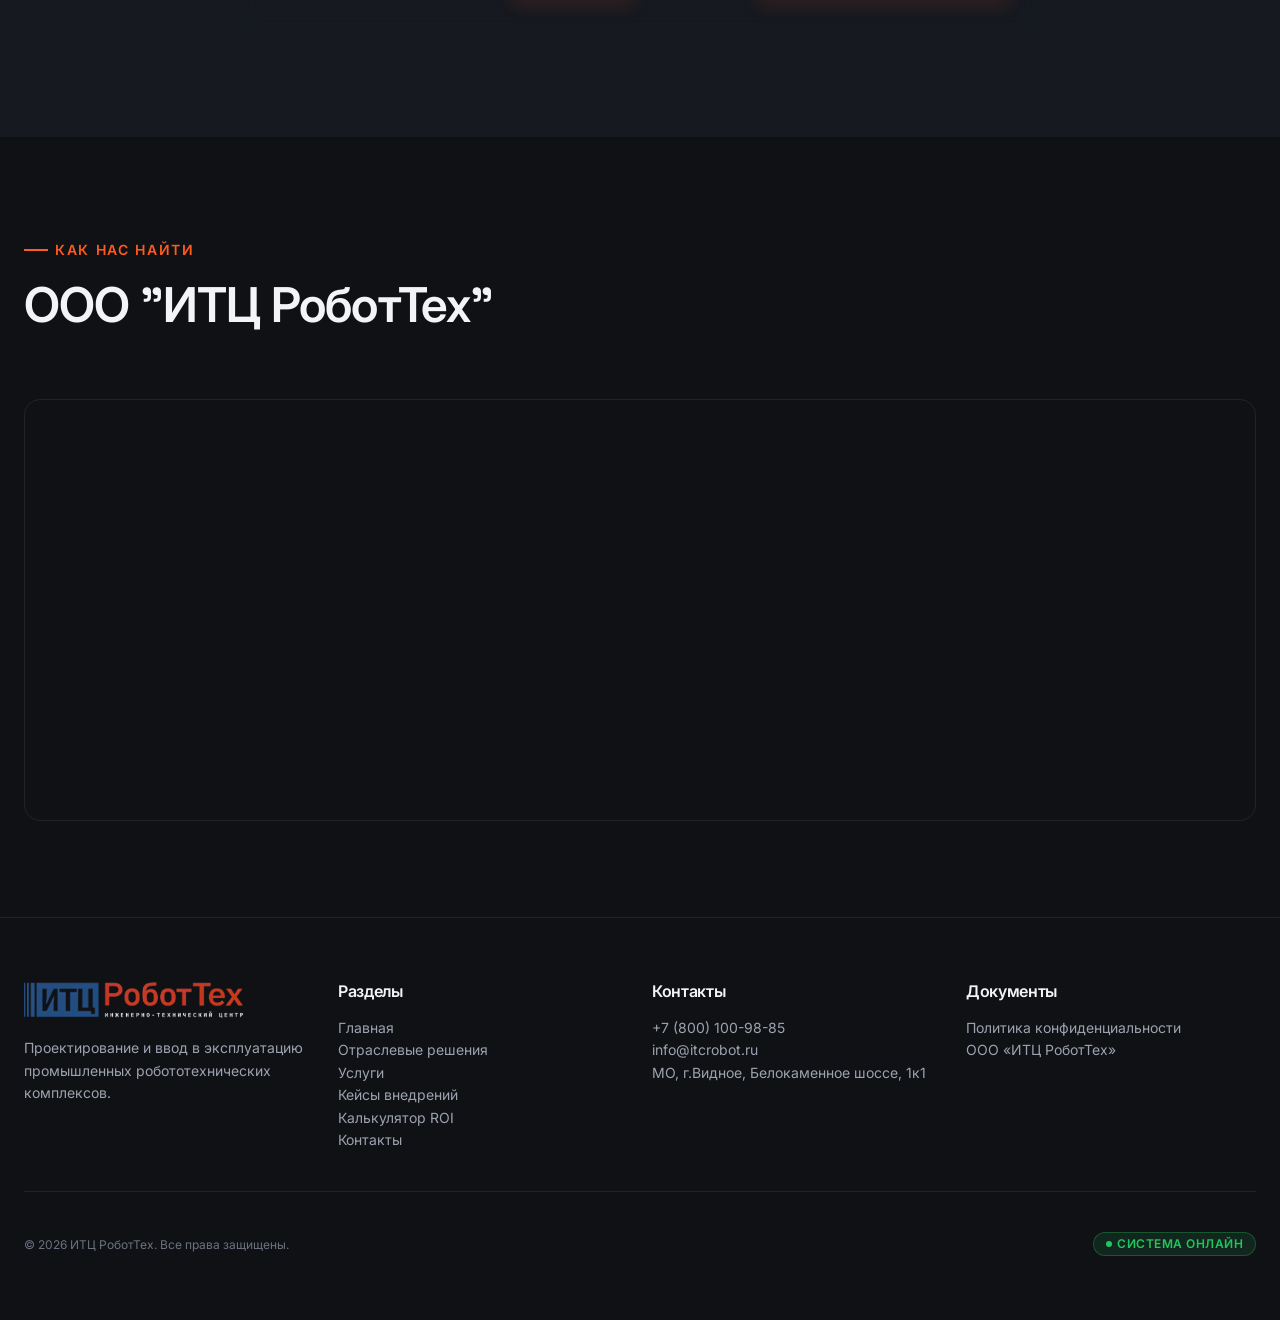
<file: contacts.html>
<!DOCTYPE html>
<html lang="ru">
<head>
<meta charset="UTF-8">
<meta name="viewport" content="width=device-width, initial-scale=1.0">
<title>Контакты и опросный лист — ИТЦ РоботТех</title>
<meta name="description" content="Контакты инжинирингового центра Роботизированных Технологий, демо-зал робототехники и интерактивный опросный лист.">
<link rel="preconnect" href="https://fonts.googleapis.com">
<link rel="stylesheet" href="css/style.css">
<style>
  .hero-page { padding-top: var(--space-2xl); overflow: hidden; position: relative; }
  .hero-page-subtitle { font-size: var(--fs-lg); max-width: 640px; color: var(--color-text-secondary); }
  .contact-link { font-size: var(--fs-sm); font-weight: 600; color: var(--color-accent); }
  .contact-phone { color: var(--color-text-primary); font-weight: 600; }
  .contact-phone:hover { color: var(--color-accent); }

  .wizard { max-width: 820px; margin-inline: auto; padding: var(--space-xl); }
  .wizard-progress { display: flex; align-items: center; margin-bottom: var(--space-xl); }
  .wizard-step-indicator { display: flex; flex-direction: column; align-items: center; gap: 0.4rem; flex: 0 0 auto; }
  .wizard-step-num {
    width: 34px; height: 34px; border-radius: 50%; display: flex; align-items: center; justify-content: center;
    font-family: var(--font-heading); font-weight: 700; font-size: var(--fs-sm);
    background: var(--color-bg-elevated-2); color: var(--color-text-secondary); border: 1px solid var(--color-border-strong);
  }
  .wizard-step-label { font-size: var(--fs-xs); color: var(--color-text-muted); }
  .wizard-step-indicator.is-active .wizard-step-num,
  .wizard-step-indicator.is-complete .wizard-step-num { background: var(--color-accent); border-color: var(--color-accent); color: #0f1115; }
  .wizard-step-indicator.is-active .wizard-step-label { color: var(--color-text-primary); }

  .wizard-progress-line { flex: 1 1 auto; height: 2px; background: var(--color-border-strong); margin: 0 0.5rem 1.4rem; position: relative; }
  .wizard-progress-line span { position: absolute; inset: 0; background: var(--color-accent); width: 0%; transition: width var(--transition-base); }

  .wizard-panel { display: none; border: none; padding: 0; }
  .wizard-panel.is-active { display: block; }
  .wizard-panel-title { font-family: var(--font-heading); font-size: var(--fs-xl); font-weight: 600; color: var(--color-text-primary); margin-bottom: var(--space-lg); }

  .process-options { gap: var(--space-md); }
  .process-option { cursor: pointer; }
  .process-option input { position: absolute; opacity: 0; pointer-events: none; }
  .process-option-card {
    display: flex; flex-direction: column; align-items: center; gap: 0.6rem; text-align: center;
    padding: var(--space-lg) var(--space-md); border: 1px solid var(--color-border-strong);
    border-radius: var(--radius-md); color: var(--color-text-secondary); font-size: var(--fs-sm); font-weight: 500;
  }
  .process-option input:checked + .process-option-card { border-color: var(--color-accent); color: var(--color-text-primary); background: var(--color-accent-dim); }

  .wizard-nav { display: flex; justify-content: space-between; gap: var(--space-md); border-top: 1px solid var(--color-border); padding-top: var(--space-lg); }
  .wizard-success { display: none; text-align: center; padding-block: var(--space-lg); }
  .wizard-success.is-visible { display: block; }
  .wizard.is-submitted .wizard-progress, .wizard.is-submitted .wizard-panel, .wizard.is-submitted .wizard-nav { display: none; }

  .map-block { border-radius: var(--radius-lg); overflow: hidden; border: 1px solid var(--color-border); }
  .map-placeholder {
    position: relative; aspect-ratio: 21 / 9; background: linear-gradient(160deg, var(--color-bg-elevated), var(--color-bg-base));
    display: flex; align-items: center; justify-content: center;
  }
  .map-pin { color: var(--color-accent); filter: drop-shadow(0 0 16px var(--color-accent-dim)); }
  .map-info-card {
    position: absolute; left: var(--space-lg); bottom: var(--space-lg);
    background: rgba(15, 17, 21, 0.85); backdrop-filter: blur(10px);
    border: 1px solid var(--color-border); border-radius: var(--radius-md); padding: var(--space-md) var(--space-lg);
  }

  .nav-cta-mobile { display: none; }
  .burger { display: none; flex-direction: column; justify-content: center; gap: 5px; width: 32px; height: 32px; padding: 0; }
  .burger span { display: block; width: 100%; height: 2px; background: var(--color-text-primary); border-radius: 2px; }
  .burger.is-active span:nth-child(1) { transform: translateY(7px) rotate(45deg); }
  .burger.is-active span:nth-child(2) { opacity: 0; }
  .burger.is-active span:nth-child(3) { transform: translateY(-7px) rotate(-45deg); }

  @media (max-width: 768px) {
    .burger { display: flex; }
    .nav-cta-desktop { display: none; }
    .nav-cta-mobile { display: inline-flex; margin-top: var(--space-md); }
    .wizard { padding: var(--space-md); }
    .wizard-step-label { display: none; }
    .map-info-card { left: var(--space-sm); right: var(--space-sm); bottom: var(--space-sm); }
  }
</style>
</head>
<body>

<header class="navbar">
  <div class="container">
    <a href="index.html" class="nav-logo" style="display:flex; align-items:center; gap:10px;">
  <img src="images/logo.png" alt="ИТЦ РоботТех" style="height: 38px; width: auto;"></a>

    <nav id="nav-links" class="nav-links">
      <a href="index.html">Главная</a>
      <a href="solutions.html">Решения</a>
      <a href="services.html">Услуги</a>
      <a href="cases.html">Кейсы</a>
      <a href="calculator.html">Калькулятор ROI</a>
      <a href="contacts.html" class="active">Контакты</a>
      <a href="#wizard" class="btn btn-primary btn-sm nav-cta-mobile">Опросный лист</a>
    </nav>

    <div class="flex items-center gap-md">
      <a href="#wizard" class="btn btn-primary btn-sm nav-cta-desktop">Опросный лист</a>
      <button id="burger" class="burger" aria-label="Открыть меню" aria-expanded="false" aria-controls="nav-links">
        <span></span><span></span><span></span>
      </button>
    </div>
  </div>
</header>

<main>
  <section class="hero-page bg-grid section-sm">
    <div class="glow-orb" style="width:460px;height:460px;top:-140px;right:-120px;"></div>
    <div class="container">
      <div class="reveal is-visible">
        <span class="eyebrow">Свяжитесь с нами</span>
        <h1 class="mt-md">Контакты и опросный лист</h1>
        <p class="hero-page-subtitle mt-md">
          Приезжайте в демо-зал или заполните опросный лист — подготовим предварительное ТЗ в течение 2 рабочих дней.
        </p>
      </div>
    </div>
  </section>

  <!-- КОНТАКТЫ -->
  <section class="section-sm">
    <div class="container">
      <div class="grid grid-4 reveal-stagger is-visible">
        <div class="card">
          <div class="card-icon">
            <svg viewBox="0 0 24 24" fill="none" stroke="currentColor" stroke-width="1.6" width="24" height="24"><rect x="3" y="4" width="18" height="16" rx="2"/><path d="M3 9h18M9 21V9"/></svg>
          </div>
          <h4 class="mb-sm">Инжиниринговый центр</h4>
          <p class="text-secondary mb-sm">МО, г.Видное, Белокаменное шоссе, 1к1<br>Пн–Пт: 9:00–18:00</p>
          <a href="#map" class="contact-link">Как добраться →</a>
        </div>

        <div class="card">
          <div class="card-icon">
            <svg viewBox="0 0 24 24" fill="none" stroke="currentColor" stroke-width="1.6" width="24" height="24"><circle cx="12" cy="12" r="9"/><path d="M9 12l2 2 4-4"/></svg>
          </div>
          <h4 class="mb-sm">Демо-зал роботов</h4>
          <p class="text-secondary mb-sm">Работающие ячейки сварки и паллетирования — визит по записи.</p>
          <a href="tel:+78001009885" class="contact-link">Записаться на визит →</a>
        </div>

        <div class="card">
          <div class="card-icon">
            <svg viewBox="0 0 24 24" fill="none" stroke="currentColor" stroke-width="1.6" width="24" height="24"><path d="M22 16.9v3a2 2 0 01-2.2 2 19.8 19.8 0 01-8.6-3.1 19.5 19.5 0 01-6-6 19.8 19.8 0 01-3.1-8.6A2 2 0 014.1 2h3a2 2 0 012 1.7c.1 1 .3 2 .6 3a2 2 0 01-.5 2.1L8 10a16 16 0 006 6l1.2-1.2a2 2 0 012.1-.5c1 .3 2 .5 3 .6a2 2 0 011.7 2.1z"/></svg>
          </div>
          <h4 class="mb-sm">Отдел главного инженера</h4>
          <p class="text-secondary mb-sm">
            <a href="tel:+78001009885" class="contact-phone">+7 (800) 100-98-85</a><br>
            <a href="tel:+74953673277" class="contact-phone">+7 (495) 367-32-77</a>
          </p>
        </div>

        <div class="card">
          <div class="card-icon">
            <svg viewBox="0 0 24 24" fill="none" stroke="currentColor" stroke-width="1.6" width="24" height="24"><rect x="3" y="5" width="18" height="14" rx="2"/><path d="M3 7l9 6 9-6"/></svg>
          </div>
          <h4 class="mb-sm">Email для ТЗ и чертежей</h4>
          <p class="text-secondary mb-sm"><a href="mailto:info@itcrobot.ru" class="contact-phone">info@itcrobot.ru</a></p>
          <span class="badge badge--neutral">DWG, PDF, STEP</span>
        </div>
      </div>
    </div>
  </section>

  <!-- WIZARD ФОРМА -->
  <section id="wizard" class="section bg-surface">
    <div class="container">
      <div class="section-header section-header--center reveal is-visible">
        <span class="eyebrow mx-auto">Опросный лист</span>
        <h2 class="mt-md">Опишите задачу — мы подготовим предварительное решение</h2>
      </div>

      <form class="card wizard reveal is-visible" id="wizard-form" novalidate>
        <div class="wizard-progress">
          <div class="wizard-step-indicator is-active" data-step="1">
            <span class="wizard-step-num">1</span><span class="wizard-step-label">Процесс</span>
          </div>
          <div class="wizard-progress-line"><span></span></div>
          <div class="wizard-step-indicator" data-step="2">
            <span class="wizard-step-num">2</span><span class="wizard-step-label">Заготовка</span>
          </div>
          <div class="wizard-progress-line"><span></span></div>
          <div class="wizard-step-indicator" data-step="3">
            <span class="wizard-step-num">3</span><span class="wizard-step-label">Объем</span>
          </div>
          <div class="wizard-progress-line"><span></span></div>
          <div class="wizard-step-indicator" data-step="4">
            <span class="wizard-step-num">4</span><span class="wizard-step-label">Контакты</span>
          </div>
        </div>

        <!-- Шаг 1 -->
        <fieldset class="wizard-panel is-active" data-panel="1">
          <legend class="wizard-panel-title">Какой процесс нужно автоматизировать?</legend>
          <div class="grid grid-3 process-options">
            <label class="process-option">
              <input type="radio" name="process" value="Сварка" checked>
              <span class="process-option-card">Сварка металлоконструкций</span>
            </label>
            <label class="process-option">
              <input type="radio" name="process" value="Паллетирование">
              <span class="process-option-card">Укладка / паллетирование</span>
            </label>
            <label class="process-option">
              <input type="radio" name="process" value="Станки">
              <span class="process-option-card">Обслуживание станков ЧПУ</span>
            </label>
          </div>
        </fieldset>

        <!-- Шаг 2 -->
        <fieldset class="wizard-panel" data-panel="2">
          <legend class="wizard-panel-title">Параметры заготовки или груза</legend>
          <div class="grid grid-3 mb-md">
            <div class="form-group">
              <label class="form-label">Длина, мм</label>
              <input type="number" class="form-control" placeholder="600">
            </div>
            <div class="form-group">
              <label class="form-label">Ширина, мм</label>
              <input type="number" class="form-control" placeholder="400">
            </div>
            <div class="form-group">
              <label class="form-label">Высота, мм</label>
              <input type="number" class="form-control" placeholder="300">
            </div>
          </div>
          <div class="form-group">
            <label class="form-label">Масса груза, кг</label>
            <input type="number" class="form-control" placeholder="25">
          </div>
        </fieldset>

        <!-- Шаг 3 -->
        <fieldset class="wizard-panel" data-panel="3">
          <legend class="wizard-panel-title">Требуемая производительность</legend>
          <div class="grid grid-2 mb-md">
            <div class="form-group">
              <label class="form-label">Циклов в минуту</label>
              <input type="number" class="form-control" placeholder="6">
            </div>
            <div class="form-group">
              <label class="form-label">Деталей за смену</label>
              <input type="number" class="form-control" placeholder="1200">
            </div>
          </div>
        </fieldset>

        <!-- Шаг 4 -->
        <fieldset class="wizard-panel" data-panel="4">
          <legend class="wizard-panel-title">Контактные данные</legend>
          <div class="grid grid-2 mb-md">
            <div class="form-group">
              <label class="form-label">Имя и должность *</label>
              <input type="text" class="form-control" placeholder="Иван, главный инженер" required>
            </div>
            <div class="form-group">
              <label class="form-label">Название предприятия</label>
              <input type="text" class="form-control" placeholder="ООО Завод">
            </div>
          </div>
          <div class="grid grid-2 mb-md">
            <div class="form-group">
              <label class="form-label">Телефон *</label>
              <input type="tel" class="form-control" placeholder="+7 (___) ___-__-__" required>
            </div>
            <div class="form-group">
              <label class="form-label">Email *</label>
              <input type="email" class="form-control" placeholder="mail@company.ru" required>
            </div>
          </div>
        </fieldset>

        <div class="wizard-nav mt-lg">
          <button type="button" class="btn btn-outline" id="wizard-prev" disabled>← Назад</button>
          <button type="button" class="btn btn-primary" id="wizard-next">Далее →</button>
          <button type="submit" class="btn btn-primary" id="wizard-submit" hidden>Отправить опросный лист</button>
        </div>

        <div class="wizard-success" id="wizard-success" hidden>
          <span class="badge badge--success mb-md">Заявка принята</span>
          <h3>Опросный лист отправлен!</h3>
          <p class="text-secondary mt-sm">Инженер свяжется с вами в течение 2 рабочих дней с расчетом.</p>
        </div>
      </form>
    </div>
  </section>

<!-- КАРТА -->
  <section id="map" class="section">
    <div class="container">
      <div class="section-header reveal is-visible">
        <span class="eyebrow">Как нас найти</span>
        <h2 class="mt-md">ООО "ИТЦ РоботТех"</h2>
      </div>
      <div class="map-block reveal is-visible" style="border-radius: var(--radius-lg); overflow: hidden; border: 1px solid var(--color-border);">
        <iframe 
          src="https://yandex.ru/map-widget/v1/?z=12&ol=biz&oid=117925278018" 
          width="100%" 
          height="420" 
          frameborder="0" 
          style="display: block; border: none; filter: invert(90%) hue-rotate(180deg);" 
          allowfullscreen="true">
        </iframe>
      </div>
    </div>
  </section>
         
 </main>

<!-- FOOTER -->
<footer class="footer bg-base" style="border-top: 1px solid var(--color-border); padding-block: var(--space-2xl);">
  <div class="container">
    <div class="grid grid-4 mb-xl">
      <div>
        <a href="index.html" class="nav-logo" style="display: inline-block;">
  <img src="images/logo.png" alt="ИТЦ РоботТех" style="height: 36px; width: auto;"></a>
        <p class="text-secondary mt-sm" style="font-size:var(--fs-sm);">
          Проектирование и ввод в эксплуатацию промышленных робототехнических комплексов.
        </p>
      </div>
      <div>
        <h4 class="mb-md" style="font-size:var(--fs-base);">Разделы</h4>
        <ul style="font-size:var(--fs-sm);">
          <li class="mb-xs"><a href="index.html" class="text-secondary">Главная</a></li>
          <li class="mb-xs"><a href="solutions.html" class="text-secondary">Отраслевые решения</a></li>
          <li class="mb-xs"><a href="services.html" class="text-secondary">Услуги</a></li>
          <li class="mb-xs"><a href="cases.html" class="text-secondary">Кейсы внедрений</a></li>
          <li class="mb-xs"><a href="calculator.html" class="text-secondary">Калькулятор ROI</a></li>
          <li class="mb-xs"><a href="contacts.html" class="text-secondary">Контакты</a></li>
        </ul>
      </div>
      <div>
        <h4 class="mb-md" style="font-size:var(--fs-base);">Контакты</h4>
        <ul style="font-size:var(--fs-sm);">
          <li class="mb-xs"><a href="tel:+78001009885" class="text-secondary">+7 (800) 100-98-85</a></li>
          <li class="mb-xs"><a href="mailto:info@itcrobot.ru" class="text-secondary">info@itcrobot.ru</a></li>
          <li class="text-secondary">МО, г.Видное, Белокаменное шоссе, 1к1</li>
        </ul>
      </div>
      <div>
        <h4 class="mb-md" style="font-size:var(--fs-base);">Документы</h4>
        <ul style="font-size:var(--fs-sm);">
          <li class="mb-xs"><a href="#" class="text-secondary">Политика конфиденциальности</a></li>
          <li class="text-secondary">ООО «ИТЦ РоботТех»</li>
        </ul>
      </div>
    </div>
    <div class="divider"></div>
    <div class="flex justify-between items-center flex-wrap gap-md mt-md">
      <span class="text-muted" style="font-size:var(--fs-xs);">© 2026 ИТЦ РоботТех. Все права защищены.</span>
      <span class="badge badge--success badge--live">Система онлайн</span>
    </div>
  </div>
</footer>

<script>
(function () {
  var wizardForm = document.getElementById('wizard-form');
  var panels = wizardForm.querySelectorAll('.wizard-panel');
  var stepIndicators = wizardForm.querySelectorAll('.wizard-step-indicator');
  var progressLines = wizardForm.querySelectorAll('.wizard-progress-line span');
  var prevBtn = document.getElementById('wizard-prev');
  var nextBtn = document.getElementById('wizard-next');
  var submitBtn = document.getElementById('wizard-submit');
  var successBlock = document.getElementById('wizard-success');
  var currentStep = 1;

  function renderStep() {
    panels.forEach(function (panel) {
      panel.classList.toggle('is-active', parseInt(panel.getAttribute('data-panel')) === currentStep);
    });
    stepIndicators.forEach(function (indicator) {
      var s = parseInt(indicator.getAttribute('data-step'));
      indicator.classList.toggle('is-active', s === currentStep);
      indicator.classList.toggle('is-complete', s < currentStep);
    });
    progressLines.forEach(function (line, i) {
      line.style.width = (i < currentStep - 1) ? '100%' : '0%';
    });
    prevBtn.disabled = currentStep === 1;
    nextBtn.hidden = currentStep === panels.length;
    submitBtn.hidden = currentStep !== panels.length;
  }

  prevBtn.addEventListener('click', function () {
    if (currentStep > 1) { currentStep--; renderStep(); }
  });

  nextBtn.addEventListener('click', function () {
    if (currentStep < panels.length) { currentStep++; renderStep(); }
  });

  wizardForm.addEventListener('submit', function (e) {
    e.preventDefault();
    wizardForm.classList.add('is-submitted');
    successBlock.hidden = false;
    successBlock.classList.add('is-visible');
  });

  var burger = document.getElementById('burger');
  var navLinks = document.getElementById('nav-links');
  if (burger && navLinks) {
    burger.addEventListener('click', function () {
      navLinks.classList.toggle('is-open');
      burger.classList.toggle('is-active');
    });
  }
})();
</script>
</body>
</html>
</file>
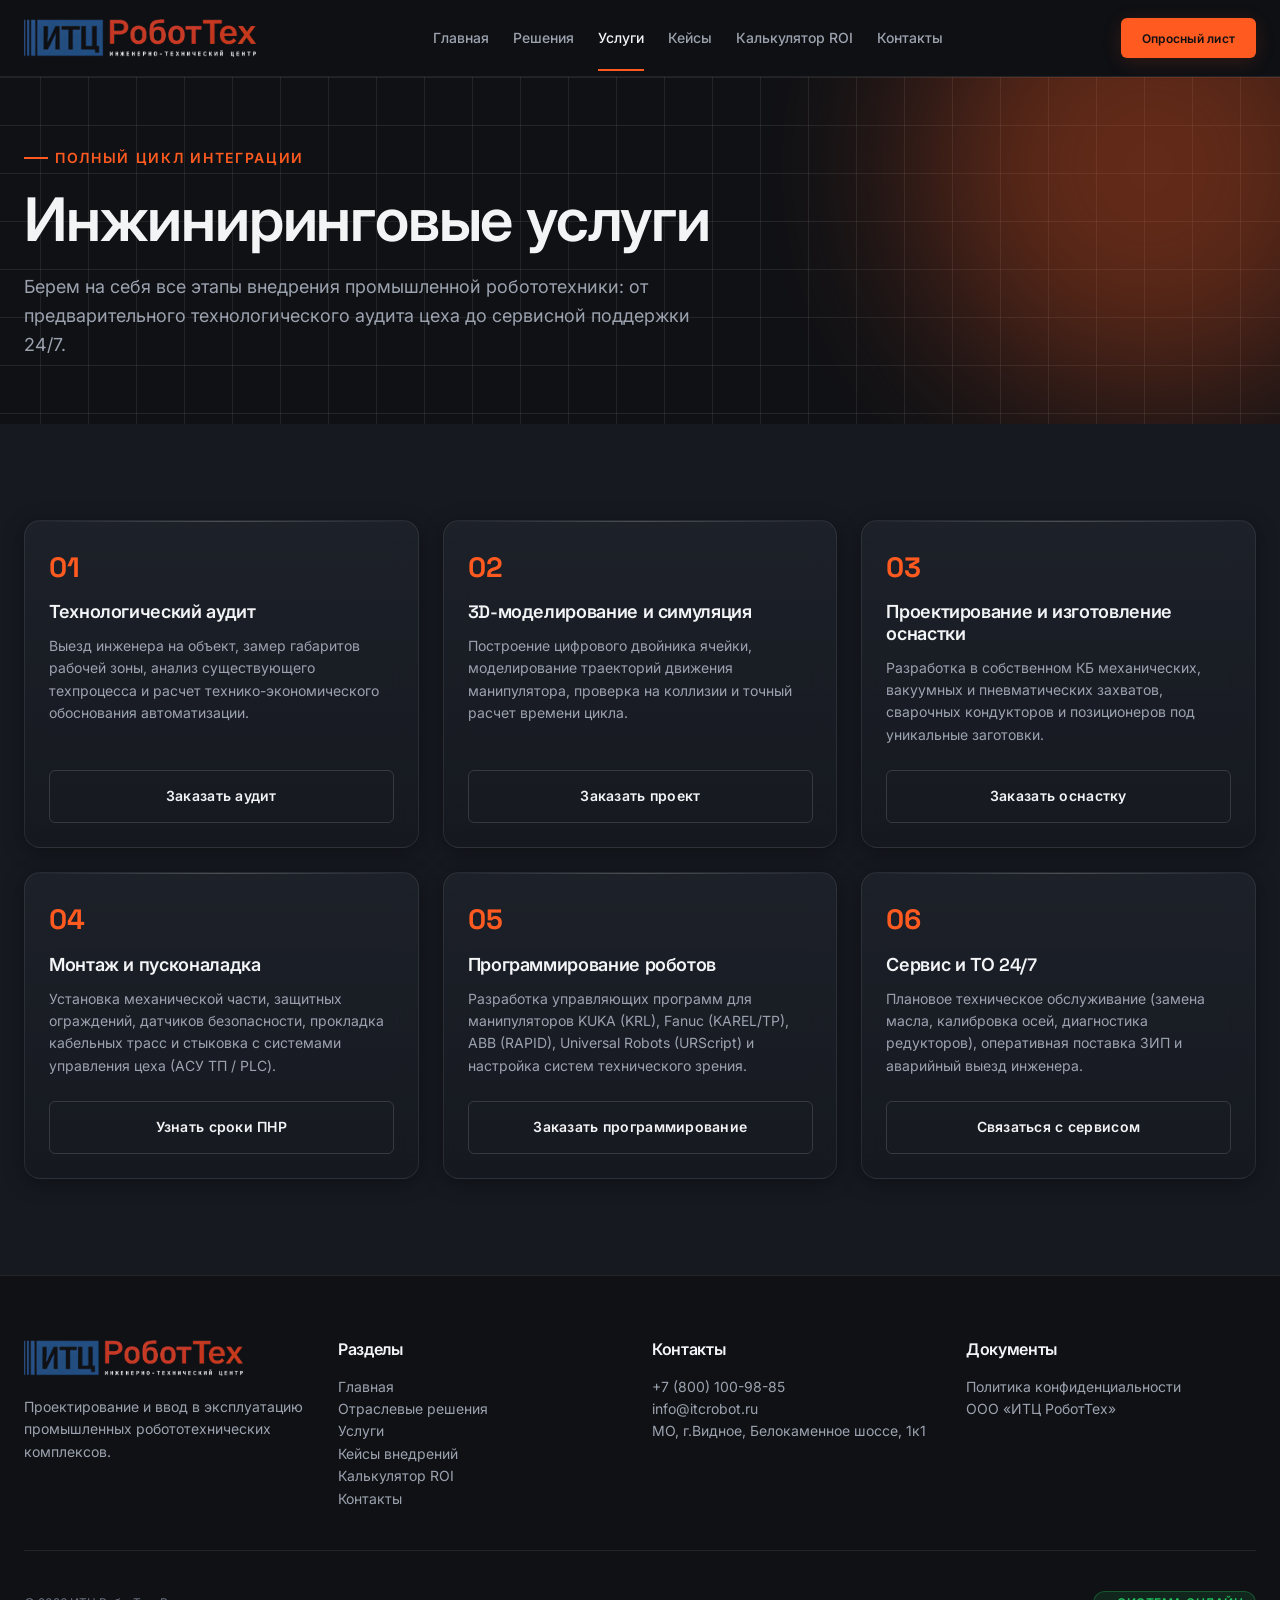
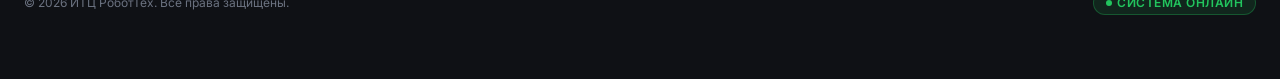
<file: services.html>
<!DOCTYPE html>
<html lang="ru">
<head>
  <meta charset="UTF-8">
  <meta name="viewport" content="width=device-width, initial-scale=1.0">
  <title>Инжиниринговые услуги — ИТЦ РоботТех</title>
  <meta name="description" content="Услуги проектирования, пусконаладки, программирования роботов, разработки оснастки и сервисного обслуживания РТК.">
  <link rel="preconnect" href="https://fonts.googleapis.com">
  <link rel="preconnect" href="https://fonts.gstatic.com" crossorigin>
  <link rel="stylesheet" href="css/style.css">
  <style>
    .hero-page { padding-top: var(--space-2xl); position: relative; overflow: hidden; }
    .hero-page-subtitle { font-size: var(--fs-lg); max-width: 680px; color: var(--color-text-secondary); }
    .service-num { font-family: var(--font-heading); font-size: var(--fs-2xl); font-weight: 700; color: var(--color-accent); margin-bottom: var(--space-sm); }
    .service-card { display: flex; flex-direction: column; justify-content: space-between; }
    
    .nav-cta-mobile { display: none; }
    .burger { display: none; flex-direction: column; justify-content: center; gap: 5px; width: 32px; height: 32px; padding: 0; }
    .burger span { display: block; width: 100%; height: 2px; background: var(--color-text-primary); border-radius: 2px; transition: transform var(--transition-fast), opacity var(--transition-fast); }
    .burger.is-active span:nth-child(1) { transform: translateY(7px) rotate(45deg); }
    .burger.is-active span:nth-child(2) { opacity: 0; }
    .burger.is-active span:nth-child(3) { transform: translateY(-7px) rotate(-45deg); }

    @media (max-width: 768px) {
      .burger { display: flex; }
      .nav-cta-desktop { display: none; }
      .nav-cta-mobile { display: inline-flex; margin-top: var(--space-md); }
    }
  </style>
</head>
<body>

<!-- HEADER -->
<header class="navbar">
  <div class="container">
    <a href="index.html" class="nav-logo" style="display:flex; align-items:center; gap:10px;">
  <img src="images/logo.png" alt="ИТЦ РоботТех" style="height: 38px; width: auto;"></a>

    <nav id="nav-links" class="nav-links">
      <a href="index.html">Главная</a>
      <a href="solutions.html">Решения</a>
      <a href="services.html" class="active">Услуги</a>
      <a href="cases.html">Кейсы</a>
      <a href="calculator.html">Калькулятор ROI</a>
      <a href="contacts.html">Контакты</a>
      <a href="contacts.html#wizard" class="btn btn-primary btn-sm nav-cta-mobile">Опросный лист</a>
    </nav>

    <div class="flex items-center gap-md">
      <a href="contacts.html#wizard" class="btn btn-primary btn-sm nav-cta-desktop">Опросный лист</a>
      <button id="burger" class="burger" aria-label="Открыть меню" aria-expanded="false" aria-controls="nav-links">
        <span></span><span></span><span></span>
      </button>
    </div>
  </div>
</header>

<main>
  <!-- HERO -->
  <section class="hero-page bg-grid section-sm">
    <div class="glow-orb" style="width:460px;height:460px;top:-140px;right:-100px;"></div>
    <div class="container">
      <div class="reveal is-visible">
        <span class="eyebrow">Полный цикл интеграции</span>
        <h1 class="mt-md">Инжиниринговые услуги</h1>
        <p class="hero-page-subtitle mt-md">
          Берем на себя все этапы внедрения промышленной робототехники: от предварительного технологического аудита цеха до сервисной поддержки 24/7.
        </p>
      </div>
    </div>
  </section>

  <!-- СЕТКА УСЛУГ -->
  <section class="section bg-surface">
    <div class="container">
      <div class="grid grid-3 reveal-stagger is-visible">

        <div class="card service-card">
          <div>
            <div class="service-num">01</div>
            <h3 class="card-title mb-sm">Технологический аудит</h3>
            <p class="card-text mb-lg">
              Выезд инженера на объект, замер габаритов рабочей зоны, анализ существующего техпроцесса и расчет технико-экономического обоснования автоматизации.
            </p>
          </div>
          <a href="contacts.html#wizard" class="btn btn-outline btn-block">Заказать аудит</a>
        </div>

        <div class="card service-card">
          <div>
            <div class="service-num">02</div>
            <h3 class="card-title mb-sm">3D-моделирование и симуляция</h3>
            <p class="card-text mb-lg">
              Построение цифрового двойника ячейки, моделирование траекторий движения манипулятора, проверка на коллизии и точный расчет времени цикла.
            </p>
          </div>
          <a href="contacts.html#wizard" class="btn btn-outline btn-block">Заказать проект</a>
        </div>

        <div class="card service-card">
          <div>
            <div class="service-num">03</div>
            <h3 class="card-title mb-sm">Проектирование и изготовление оснастки</h3>
            <p class="card-text mb-lg">
              Разработка в собственном КБ механических, вакуумных и пневматических захватов, сварочных кондукторов и позиционеров под уникальные заготовки.
            </p>
          </div>
          <a href="contacts.html#wizard" class="btn btn-outline btn-block">Заказать оснастку</a>
        </div>

        <div class="card service-card">
          <div>
            <div class="service-num">04</div>
            <h3 class="card-title mb-sm">Монтаж и пусконаладка</h3>
            <p class="card-text mb-lg">
              Установка механической части, защитных ограждений, датчиков безопасности, прокладка кабельных трасс и стыковка с системами управления цеха (АСУ ТП / PLC).
            </p>
          </div>
          <a href="contacts.html#wizard" class="btn btn-outline btn-block">Узнать сроки ПНР</a>
        </div>

        <div class="card service-card">
          <div>
            <div class="service-num">05</div>
            <h3 class="card-title mb-sm">Программирование роботов</h3>
            <p class="card-text mb-lg">
              Разработка управляющих программ для манипуляторов KUKA (KRL), Fanuc (KAREL/TP), ABB (RAPID), Universal Robots (URScript) и настройка систем технического зрения.
            </p>
          </div>
          <a href="contacts.html#wizard" class="btn btn-outline btn-block">Заказать программирование</a>
        </div>

        <div class="card service-card">
          <div>
            <div class="service-num">06</div>
            <h3 class="card-title mb-sm">Сервис и ТО 24/7</h3>
            <p class="card-text mb-lg">
              Плановое техническое обслуживание (замена масла, калибровка осей, диагностика редукторов), оперативная поставка ЗИП и аварийный выезд инженера.
            </p>
          </div>
          <a href="contacts.html" class="btn btn-outline btn-block">Связаться с сервисом</a>
        </div>

      </div>
    </div>
  </section>
</main>

<!-- FOOTER -->
<footer class="footer bg-base" style="border-top: 1px solid var(--color-border); padding-block: var(--space-2xl);">
  <div class="container">
    <div class="grid grid-4 mb-xl">
      <div>
        <a href="index.html" class="nav-logo" style="display: inline-block;">
  <img src="images/logo.png" alt="ИТЦ РоботТех" style="height: 36px; width: auto;"></a>
        <p class="text-secondary mt-sm" style="font-size:var(--fs-sm);">
          Проектирование и ввод в эксплуатацию промышленных робототехнических комплексов.
        </p>
      </div>
      <div>
        <h4 class="mb-md" style="font-size:var(--fs-base);">Разделы</h4>
        <ul style="font-size:var(--fs-sm);">
          <li class="mb-xs"><a href="index.html" class="text-secondary">Главная</a></li>
          <li class="mb-xs"><a href="solutions.html" class="text-secondary">Отраслевые решения</a></li>
          <li class="mb-xs"><a href="services.html" class="text-secondary">Услуги</a></li>
          <li class="mb-xs"><a href="cases.html" class="text-secondary">Кейсы внедрений</a></li>
          <li class="mb-xs"><a href="calculator.html" class="text-secondary">Калькулятор ROI</a></li>
          <li class="mb-xs"><a href="contacts.html" class="text-secondary">Контакты</a></li>
        </ul>
      </div>
      <div>
        <h4 class="mb-md" style="font-size:var(--fs-base);">Контакты</h4>
        <ul style="font-size:var(--fs-sm);">
          <li class="mb-xs"><a href="tel:+78001009885" class="text-secondary">+7 (800) 100-98-85</a></li>
          <li class="mb-xs"><a href="mailto:info@itcrobot.ru" class="text-secondary">info@itcrobot.ru</a></li>
          <li class="text-secondary">МО, г.Видное, Белокаменное шоссе, 1к1</li>
        </ul>
      </div>
      <div>
        <h4 class="mb-md" style="font-size:var(--fs-base);">Документы</h4>
        <ul style="font-size:var(--fs-sm);">
          <li class="mb-xs"><a href="#" class="text-secondary">Политика конфиденциальности</a></li>
          <li class="text-secondary">ООО «ИТЦ РоботТех»</li>
        </ul>
      </div>
    </div>
    <div class="divider"></div>
    <div class="flex justify-between items-center flex-wrap gap-md mt-md">
      <span class="text-muted" style="font-size:var(--fs-xs);">© 2026 ИТЦ РоботТех. Все права защищены.</span>
      <span class="badge badge--success badge--live">Система онлайн</span>
    </div>
  </div>
</footer>

<script>
  (function () {
    var burger = document.getElementById('burger');
    var navLinks = document.getElementById('nav-links');
    if (burger && navLinks) {
      burger.addEventListener('click', function () {
        var isOpen = navLinks.classList.toggle('is-open');
        burger.classList.toggle('is-active', isOpen);
      });
    }
  })();
</script>
</body>
</html>
</file>
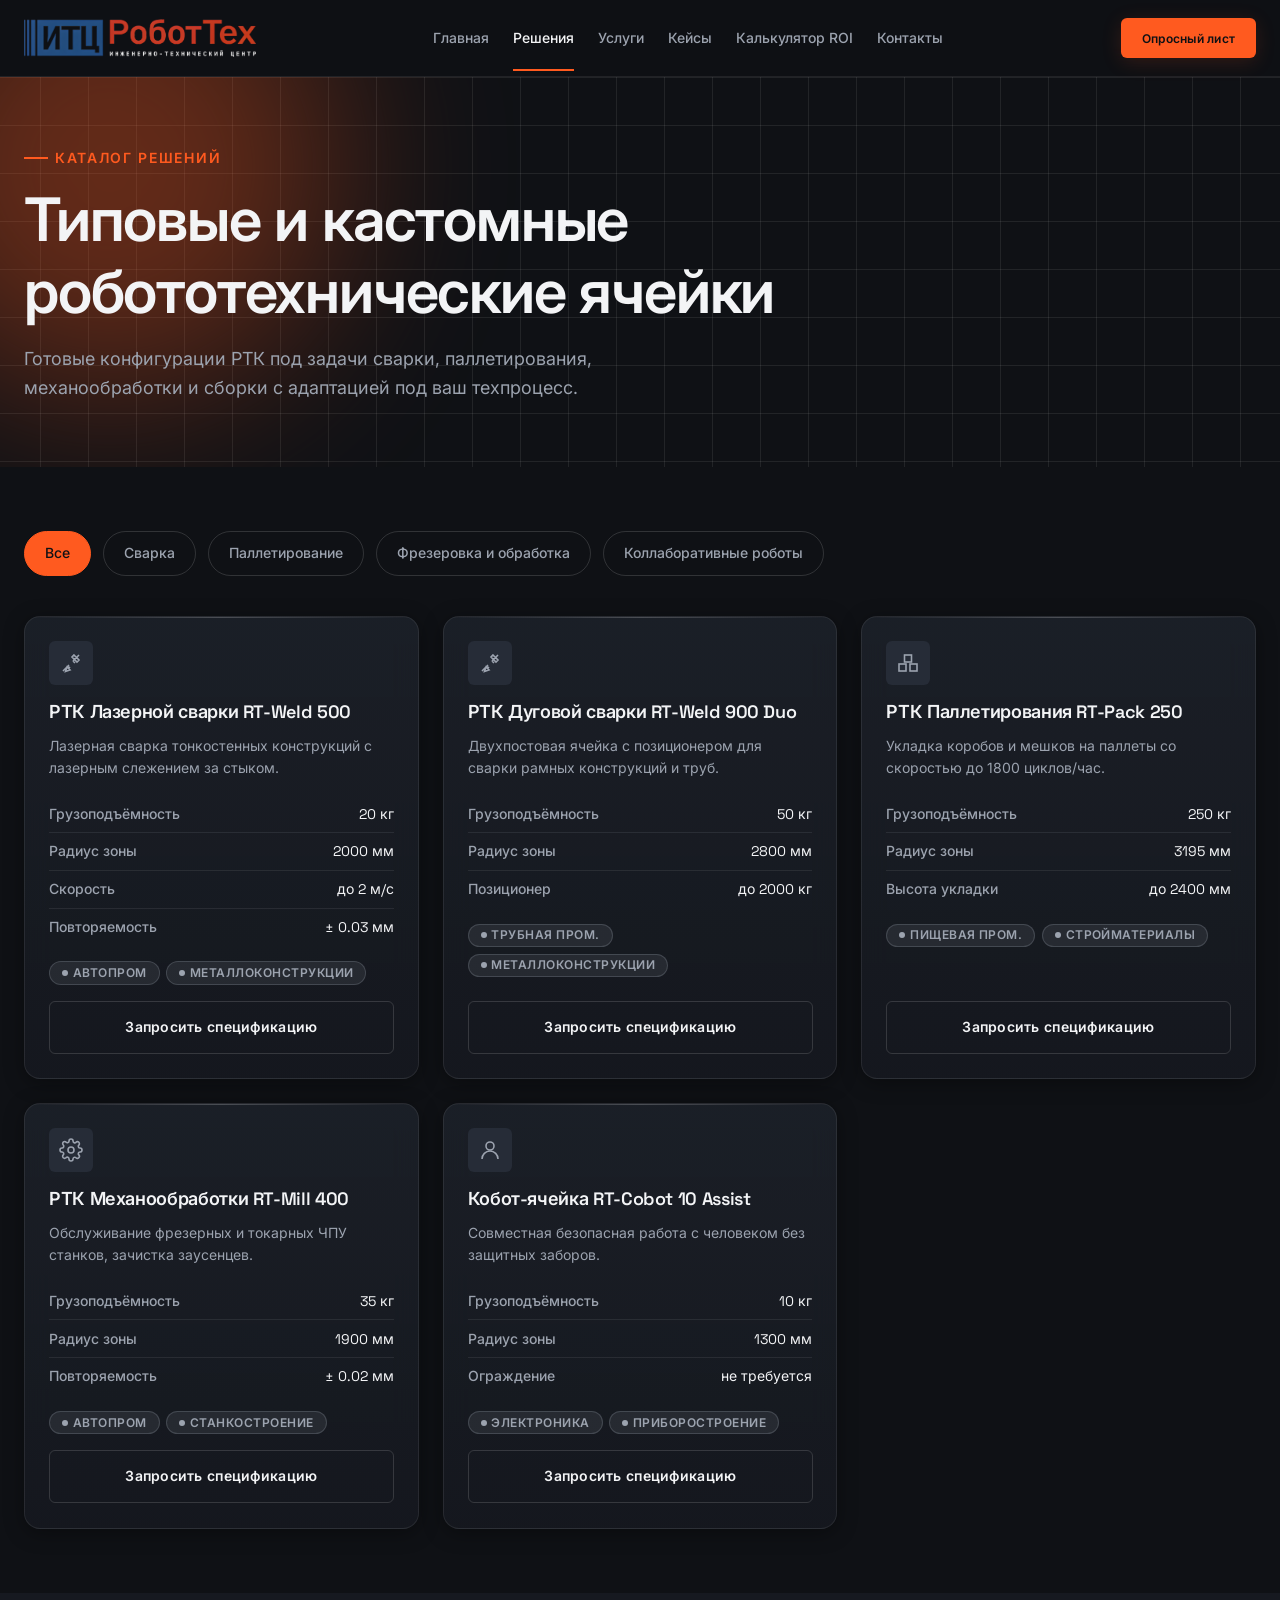
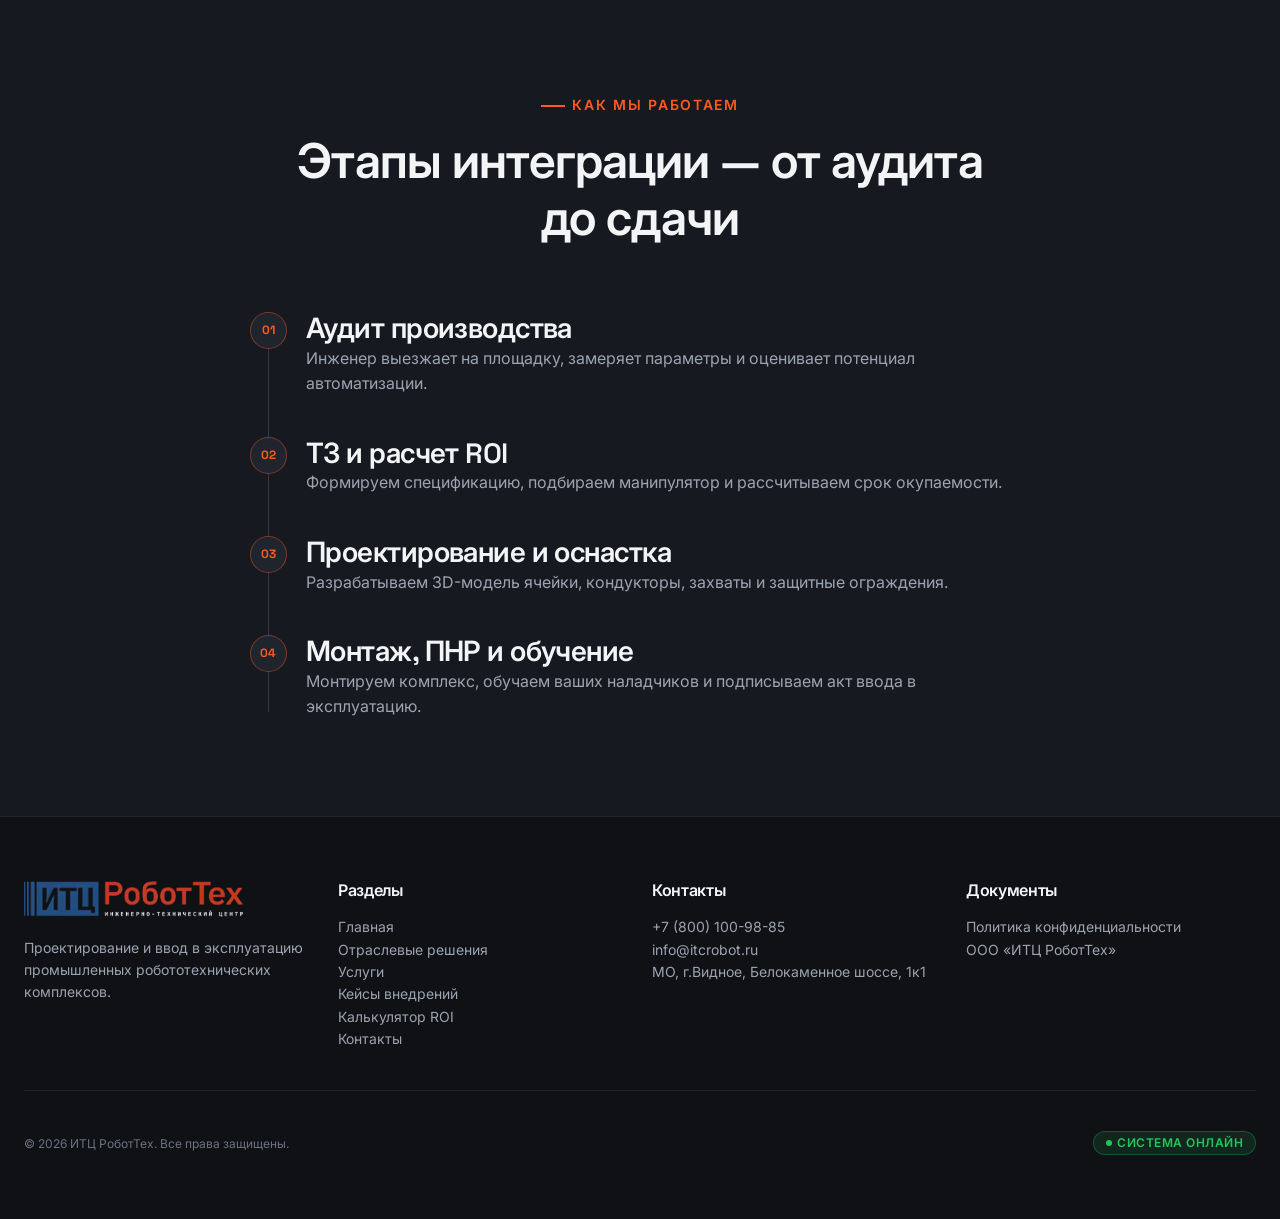
<file: solutions.html>
<!DOCTYPE html>
<html lang="ru">
<head>
<meta charset="UTF-8">
<meta name="viewport" content="width=device-width, initial-scale=1.0">
<title>Отраслевые решения — ИТЦ РоботТех</title>
<meta name="description" content="Типовые и кастомные робототехнические ячейки: сварка, паллетирование, фрезеровка и обработка, коллаборативные роботы.">
<link rel="preconnect" href="https://fonts.googleapis.com">
<link rel="stylesheet" href="css/style.css">
<style>
  .hero-page { padding-top: var(--space-2xl); overflow: hidden; position: relative; }
  .hero-page-subtitle { font-size: var(--fs-lg); max-width: 640px; color: var(--color-text-secondary); }

  .filter-tabs { display: flex; flex-wrap: wrap; gap: var(--space-sm); }
  .filter-tab {
    padding: 0.65rem 1.25rem;
    border: 1px solid var(--color-border-strong);
    border-radius: var(--radius-full);
    background: transparent;
    color: var(--color-text-secondary);
    font-size: var(--fs-sm);
    font-weight: 500;
    cursor: pointer;
    transition: all var(--transition-fast);
  }
  .filter-tab:hover { color: var(--color-text-primary); border-color: var(--color-border-accent); }
  .filter-tab.is-active { background: var(--color-accent); border-color: var(--color-accent); color: #0f1115; }

  .solution-card { display: flex; flex-direction: column; }
  .solution-card.is-hidden { display: none; }
  .spec-table { width: 100%; border-collapse: collapse; font-size: var(--fs-sm); }
  .spec-table th, .spec-table td { text-align: left; padding: 0.45rem 0; border-bottom: 1px solid var(--color-border); }
  .spec-table th { font-weight: 500; color: var(--color-text-secondary); width: 55%; }
  .spec-table td { font-family: var(--font-heading); color: var(--color-text-primary); text-align: right; }
  .spec-table tr:last-child th, .spec-table tr:last-child td { border-bottom: none; }
  .industries { display: flex; flex-wrap: wrap; gap: 0.4rem; }
  .solution-card .btn-block { margin-top: auto; }

  .timeline { position: relative; max-width: 780px; margin-inline: auto; padding-left: 3.5rem; }
  .timeline::before { content: ''; position: absolute; left: 1.15rem; top: 0.5rem; bottom: 0.5rem; width: 1px; background: var(--color-border-strong); }
  .timeline-item { position: relative; padding-bottom: var(--space-xl); }
  .timeline-item:last-child { padding-bottom: 0; }
  .timeline-marker {
    position: absolute; left: -3.5rem; top: 0; width: 2.3rem; height: 2.3rem;
    display: flex; align-items: center; justify-content: center;
    font-family: var(--font-heading); font-size: var(--fs-xs); font-weight: 700;
    color: var(--color-accent); background: var(--color-bg-elevated);
    border: 1px solid var(--color-border-accent); border-radius: 50%;
  }

  .nav-cta-mobile { display: none; }
  .burger { display: none; flex-direction: column; justify-content: center; gap: 5px; width: 32px; height: 32px; padding: 0; }
  .burger span { display: block; width: 100%; height: 2px; background: var(--color-text-primary); border-radius: 2px; transition: transform var(--transition-fast), opacity var(--transition-fast); }
  .burger.is-active span:nth-child(1) { transform: translateY(7px) rotate(45deg); }
  .burger.is-active span:nth-child(2) { opacity: 0; }
  .burger.is-active span:nth-child(3) { transform: translateY(-7px) rotate(-45deg); }

  @media (max-width: 768px) {
    .burger { display: flex; }
    .nav-cta-desktop { display: none; }
    .nav-cta-mobile { display: inline-flex; margin-top: var(--space-md); }
    .timeline { padding-left: 3rem; }
    .timeline-marker { left: -3rem; width: 2rem; height: 2rem; }
  }
</style>
</head>
<body>

<header class="navbar">
  <div class="container">
    <a href="index.html" class="nav-logo" style="display:flex; align-items:center; gap:10px;">
  <img src="images/logo.png" alt="ИТЦ РоботТех" style="height: 38px; width: auto;"></a>

    <nav id="nav-links" class="nav-links">
      <a href="index.html">Главная</a>
      <a href="solutions.html" class="active">Решения</a>
      <a href="services.html">Услуги</a>
      <a href="cases.html">Кейсы</a>
      <a href="calculator.html">Калькулятор ROI</a>
      <a href="contacts.html">Контакты</a>
      <a href="contacts.html#wizard" class="btn btn-primary btn-sm nav-cta-mobile">Опросный лист</a>
    </nav>

    <div class="flex items-center gap-md">
      <a href="contacts.html#wizard" class="btn btn-primary btn-sm nav-cta-desktop">Опросный лист</a>
      <button id="burger" class="burger" aria-label="Открыть меню" aria-expanded="false" aria-controls="nav-links">
        <span></span><span></span><span></span>
      </button>
    </div>
  </div>
</header>

<main>
  <section class="hero-page bg-grid section-sm">
    <div class="glow-orb" style="width:460px;height:460px;top:-140px;left:-120px;"></div>
    <div class="container">
      <div class="reveal is-visible">
        <span class="eyebrow">Каталог решений</span>
        <h1 class="mt-md">Типовые и кастомные<br>робототехнические ячейки</h1>
        <p class="hero-page-subtitle mt-md">
          Готовые конфигурации РТК под задачи сварки, паллетирования, механообработки и сборки с адаптацией под ваш техпроцесс.
        </p>
      </div>
    </div>
  </section>

  <section class="section-sm filter-section">
    <div class="container">
      <div class="filter-tabs reveal is-visible">
        <button class="filter-tab is-active" data-filter="all">Все</button>
        <button class="filter-tab" data-filter="welding">Сварка</button>
        <button class="filter-tab" data-filter="palletizing">Паллетирование</button>
        <button class="filter-tab" data-filter="machining">Фрезеровка и обработка</button>
        <button class="filter-tab" data-filter="cobots">Коллаборативные роботы</button>
      </div>

      <div class="grid grid-3 solutions-grid mt-xl reveal-stagger is-visible">
        <!-- 1. Сварка -->
        <article class="card solution-card" data-category="welding">
          <div class="card-icon">
            <svg viewBox="0 0 24 24" fill="none" stroke="currentColor" stroke-width="1.6" width="24" height="24"><path d="M4 20l6-6M14 10l6-6M8 16l-1.5 4.5L11 19l-3-3zM14 10l2 2M9 15l2 2M15 4l5 5-2 2-5-5z"/></svg>
          </div>
          <h3 class="card-title mb-sm">РТК Лазерной сварки RT-Weld 500</h3>
          <p class="card-text mb-md">Лазерная сварка тонкостенных конструкций с лазерным слежением за стыком.</p>
          <table class="spec-table mb-md">
            <tbody>
              <tr><th>Грузоподъёмность</th><td>20 кг</td></tr>
              <tr><th>Радиус зоны</th><td>2000 мм</td></tr>
              <tr><th>Скорость</th><td>до 2 м/с</td></tr>
              <tr><th>Повторяемость</th><td>± 0.03 мм</td></tr>
            </tbody>
          </table>
          <div class="industries mb-md">
            <span class="badge badge--neutral">Автопром</span>
            <span class="badge badge--neutral">Металлоконструкции</span>
          </div>
          <a href="contacts.html#wizard" class="btn btn-outline btn-block">Запросить спецификацию</a>
        </article>

        <!-- 2. Сварка -->
        <article class="card solution-card" data-category="welding">
          <div class="card-icon">
            <svg viewBox="0 0 24 24" fill="none" stroke="currentColor" stroke-width="1.6" width="24" height="24"><path d="M4 20l6-6M14 10l6-6M8 16l-1.5 4.5L11 19l-3-3zM14 10l2 2M9 15l2 2M15 4l5 5-2 2-5-5z"/></svg>
          </div>
          <h3 class="card-title mb-sm">РТК Дуговой сварки RT-Weld 900 Duo</h3>
          <p class="card-text mb-md">Двухпостовая ячейка с позиционером для сварки рамных конструкций и труб.</p>
          <table class="spec-table mb-md">
            <tbody>
              <tr><th>Грузоподъёмность</th><td>50 кг</td></tr>
              <tr><th>Радиус зоны</th><td>2800 мм</td></tr>
              <tr><th>Позиционер</th><td>до 2000 кг</td></tr>
            </tbody>
          </table>
          <div class="industries mb-md">
            <span class="badge badge--neutral">Трубная пром.</span>
            <span class="badge badge--neutral">Металлоконструкции</span>
          </div>
          <a href="contacts.html#wizard" class="btn btn-outline btn-block">Запросить спецификацию</a>
        </article>

        <!-- 3. Паллетирование -->
        <article class="card solution-card" data-category="palletizing">
          <div class="card-icon">
            <svg viewBox="0 0 24 24" fill="none" stroke="currentColor" stroke-width="1.6" width="24" height="24"><rect x="3" y="13" width="7" height="7"/><rect x="14" y="13" width="7" height="7"/><rect x="8.5" y="4" width="7" height="7"/></svg>
          </div>
          <h3 class="card-title mb-sm">РТК Паллетирования RT-Pack 250</h3>
          <p class="card-text mb-md">Укладка коробов и мешков на паллеты со скоростью до 1800 циклов/час.</p>
          <table class="spec-table mb-md">
            <tbody>
              <tr><th>Грузоподъёмность</th><td>250 кг</td></tr>
              <tr><th>Радиус зоны</th><td>3195 мм</td></tr>
              <tr><th>Высота укладки</th><td>до 2400 мм</td></tr>
            </tbody>
          </table>
          <div class="industries mb-md">
            <span class="badge badge--neutral">Пищевая пром.</span>
            <span class="badge badge--neutral">Стройматериалы</span>
          </div>
          <a href="contacts.html#wizard" class="btn btn-outline btn-block">Запросить спецификацию</a>
        </article>

        <!-- 4. Механообработка -->
        <article class="card solution-card" data-category="machining">
          <div class="card-icon">
            <svg viewBox="0 0 24 24" fill="none" stroke="currentColor" stroke-width="1.6" width="24" height="24"><circle cx="12" cy="12" r="3"/><path d="M19.4 15a1.7 1.7 0 00.34 1.87l.06.06a2 2 0 11-2.83 2.83l-.06-.06a1.7 1.7 0 00-1.87-.34 1.7 1.7 0 00-1.04 1.56V21a2 2 0 11-4 0v-.09a1.7 1.7 0 00-1.04-1.56 1.7 1.7 0 00-1.87.34l-.06.06a2 2 0 11-2.83-2.83l.06-.06a1.7 1.7 0 00.34-1.87 1.7 1.7 0 00-1.56-1.04H3a2 2 0 110-4h.09a1.7 1.7 0 001.56-1.04 1.7 1.7 0 00-.34-1.87l-.06-.06a2 2 0 112.83-2.83l.06.06a1.7 1.7 0 001.87.34H9a1.7 1.7 0 001.04-1.56V3a2 2 0 114 0v.09a1.7 1.7 0 001.04 1.56 1.7 1.7 0 001.87-.34l.06-.06a2 2 0 112.83 2.83l-.06.06a1.7 1.7 0 00-.34 1.87V9a1.7 1.7 0 001.56 1.04H21a2 2 0 110 4h-.09a1.7 1.7 0 00-1.56 1.04z"/></svg>
          </div>
          <h3 class="card-title mb-sm">РТК Механообработки RT-Mill 400</h3>
          <p class="card-text mb-md">Обслуживание фрезерных и токарных ЧПУ станков, зачистка заусенцев.</p>
          <table class="spec-table mb-md">
            <tbody>
              <tr><th>Грузоподъёмность</th><td>35 кг</td></tr>
              <tr><th>Радиус зоны</th><td>1900 мм</td></tr>
              <tr><th>Повторяемость</th><td>± 0.02 мм</td></tr>
            </tbody>
          </table>
          <div class="industries mb-md">
            <span class="badge badge--neutral">Автопром</span>
            <span class="badge badge--neutral">Станкостроение</span>
          </div>
          <a href="contacts.html#wizard" class="btn btn-outline btn-block">Запросить спецификацию</a>
        </article>

        <!-- 5. Коботы -->
        <article class="card solution-card" data-category="cobots">
          <div class="card-icon">
            <svg viewBox="0 0 24 24" fill="none" stroke="currentColor" stroke-width="1.6" width="24" height="24"><circle cx="12" cy="8" r="4"/><path d="M4 21c0-4.4 3.6-8 8-8s8 3.6 8 8"/></svg>
          </div>
          <h3 class="card-title mb-sm">Кобот-ячейка RT-Cobot 10 Assist</h3>
          <p class="card-text mb-md">Совместная безопасная работа с человеком без защитных заборов.</p>
          <table class="spec-table mb-md">
            <tbody>
              <tr><th>Грузоподъёмность</th><td>10 кг</td></tr>
              <tr><th>Радиус зоны</th><td>1300 мм</td></tr>
              <tr><th>Ограждение</th><td>не требуется</td></tr>
            </tbody>
          </table>
          <div class="industries mb-md">
            <span class="badge badge--neutral">Электроника</span>
            <span class="badge badge--neutral">Приборостроение</span>
          </div>
          <a href="contacts.html#wizard" class="btn btn-outline btn-block">Запросить спецификацию</a>
        </article>
      </div>
    </div>
  </section>

  <!-- ЭТАПЫ ИНТЕГРАЦИИ -->
  <section class="section bg-surface">
    <div class="container">
      <div class="section-header section-header--center reveal is-visible">
        <span class="eyebrow mx-auto">Как мы работаем</span>
        <h2 class="mt-md">Этапы интеграции — от аудита до сдачи</h2>
      </div>

      <div class="timeline reveal-stagger is-visible">
        <div class="timeline-item">
          <div class="timeline-marker">01</div>
          <div class="timeline-content">
            <h4>Аудит производства</h4>
            <p class="text-secondary">Инженер выезжает на площадку, замеряет параметры и оценивает потенциал автоматизации.</p>
          </div>
        </div>
        <div class="timeline-item">
          <div class="timeline-marker">02</div>
          <div class="timeline-content">
            <h4>ТЗ и расчет ROI</h4>
            <p class="text-secondary">Формируем спецификацию, подбираем манипулятор и рассчитываем срок окупаемости.</p>
          </div>
        </div>
        <div class="timeline-item">
          <div class="timeline-marker">03</div>
          <div class="timeline-content">
            <h4>Проектирование и оснастка</h4>
            <p class="text-secondary">Разрабатываем 3D-модель ячейки, кондукторы, захваты и защитные ограждения.</p>
          </div>
        </div>
        <div class="timeline-item">
          <div class="timeline-marker">04</div>
          <div class="timeline-content">
            <h4>Монтаж, ПНР и обучение</h4>
            <p class="text-secondary">Монтируем комплекс, обучаем ваших наладчиков и подписываем акт ввода в эксплуатацию.</p>
          </div>
        </div>
      </div>
    </div>
  </section>
</main>

<!-- FOOTER -->
<footer class="footer bg-base" style="border-top: 1px solid var(--color-border); padding-block: var(--space-2xl);">
  <div class="container">
    <div class="grid grid-4 mb-xl">
      <div>
        <a href="index.html" class="nav-logo" style="display: inline-block;">
  <img src="images/logo.png" alt="ИТЦ РоботТех" style="height: 36px; width: auto;"></a>
        <p class="text-secondary mt-sm" style="font-size:var(--fs-sm);">
          Проектирование и ввод в эксплуатацию промышленных робототехнических комплексов.
        </p>
      </div>
      <div>
        <h4 class="mb-md" style="font-size:var(--fs-base);">Разделы</h4>
        <ul style="font-size:var(--fs-sm);">
          <li class="mb-xs"><a href="index.html" class="text-secondary">Главная</a></li>
          <li class="mb-xs"><a href="solutions.html" class="text-secondary">Отраслевые решения</a></li>
          <li class="mb-xs"><a href="services.html" class="text-secondary">Услуги</a></li>
          <li class="mb-xs"><a href="cases.html" class="text-secondary">Кейсы внедрений</a></li>
          <li class="mb-xs"><a href="calculator.html" class="text-secondary">Калькулятор ROI</a></li>
          <li class="mb-xs"><a href="contacts.html" class="text-secondary">Контакты</a></li>
        </ul>
      </div>
      <div>
        <h4 class="mb-md" style="font-size:var(--fs-base);">Контакты</h4>
        <ul style="font-size:var(--fs-sm);">
          <li class="mb-xs"><a href="tel:+78001009885" class="text-secondary">+7 (800) 100-98-85</a></li>
          <li class="mb-xs"><a href="mailto:info@itcrobot.ru" class="text-secondary">info@itcrobot.ru</a></li>
          <li class="text-secondary">МО, г.Видное, Белокаменное шоссе, 1к1</li>
        </ul>
      </div>
      <div>
        <h4 class="mb-md" style="font-size:var(--fs-base);">Документы</h4>
        <ul style="font-size:var(--fs-sm);">
          <li class="mb-xs"><a href="#" class="text-secondary">Политика конфиденциальности</a></li>
          <li class="text-secondary">ООО «ИТЦ РоботТех»</li>
        </ul>
      </div>
    </div>
    <div class="divider"></div>
    <div class="flex justify-between items-center flex-wrap gap-md mt-md">
      <span class="text-muted" style="font-size:var(--fs-xs);">© 2026 ИТЦ РоботТех. Все права защищены.</span>
      <span class="badge badge--success badge--live">Система онлайн</span>
    </div>
  </div>
</footer>

<script>
  (function () {
    var tabs = document.querySelectorAll('.filter-tab');
    var cards = document.querySelectorAll('.solution-card');
    tabs.forEach(function (tab) {
      tab.addEventListener('click', function () {
        var filter = tab.getAttribute('data-filter');
        tabs.forEach(function (t) { t.classList.remove('is-active'); });
        tab.classList.add('is-active');
        cards.forEach(function (card) {
          var matches = filter === 'all' || card.getAttribute('data-category') === filter;
          card.classList.toggle('is-hidden', !matches);
        });
      });
    });

    var burger = document.getElementById('burger');
    var navLinks = document.getElementById('nav-links');
    if (burger && navLinks) {
      burger.addEventListener('click', function () {
        navLinks.classList.toggle('is-open');
        burger.classList.toggle('is-active');
      });
    }
  })();
</script>
</body>
</html>
</file>
<file: css/style.css>
/* =========================================================================
   INDUSTRIAL ROBOTICS DESIGN SYSTEM
   B2B / Heavy Industry / Robotics Integrator
   ========================================================================= */

@import url('https://fonts.googleapis.com/css2?family=Space+Grotesk:wght@400;500;600;700&family=Inter:wght@400;500;600;700&display=swap');

/* =========================================================================
   1. CSS VARIABLES / DESIGN TOKENS
   ========================================================================= */

:root {
  /* --- Backgrounds --- */
  --color-bg-deep: #0f1115;
  --color-bg-base: #161920;
  --color-bg-elevated: #1f242d;
  --color-bg-elevated-2: #262c37;

  /* --- Accent (choose one as primary, keep both available) --- */
  --color-accent-orange: #ff5a1f;
  --color-accent-orange-hover: #ff7440;
  --color-accent-orange-dim: rgba(255, 90, 31, 0.15);

  --color-accent-blue: #0070f3;
  --color-accent-blue-hover: #2b8cff;
  --color-accent-blue-dim: rgba(0, 112, 243, 0.15);

  /* Default active accent — switch this single variable to re-theme entire site */
  --color-accent: var(--color-accent-orange);
  --color-accent-hover: var(--color-accent-orange-hover);
  --color-accent-dim: var(--color-accent-orange-dim);

  /* --- Text --- */
  --color-text-primary: #f3f4f6;
  --color-text-secondary: #9ca3af;
  --color-text-muted: #6b7280;

  /* --- Borders / Lines --- */
  --color-border: rgba(255, 255, 255, 0.08);
  --color-border-strong: rgba(255, 255, 255, 0.14);
  --color-border-accent: rgba(255, 90, 31, 0.4);

  /* --- Status colors --- */
  --color-status-success: #22c55e;
  --color-status-warning: #f59e0b;
  --color-status-danger: #ef4444;
  --color-status-info: #0070f3;
  --color-status-neutral: #6b7280;

  /* --- Typography --- */
  --font-heading: 'Space Grotesk', 'Inter', sans-serif;
  --font-body: 'Inter', sans-serif;

  --fs-xs: 0.75rem;
  --fs-sm: 0.875rem;
  --fs-base: 1rem;
  --fs-lg: 1.125rem;
  --fs-xl: 1.375rem;
  --fs-2xl: 1.75rem;
  --fs-3xl: 2.25rem;
  --fs-4xl: 3rem;
  --fs-5xl: 3.75rem;

  /* --- Spacing --- */
  --space-xs: 0.5rem;
  --space-sm: 0.75rem;
  --space-md: 1rem;
  --space-lg: 1.5rem;
  --space-xl: 2.5rem;
  --space-2xl: 4rem;
  --space-3xl: 6rem;

  /* --- Radius --- */
  --radius-sm: 6px;
  --radius-md: 10px;
  --radius-lg: 16px;
  --radius-full: 999px;

  /* --- Shadows / Glow --- */
  --shadow-elevated: 0 8px 30px rgba(0, 0, 0, 0.45);
  --shadow-card: 0 4px 20px rgba(0, 0, 0, 0.35);
  --glow-accent: 0 0 24px var(--color-accent-dim);

  /* --- Transitions --- */
  --transition-fast: 0.18s ease;
  --transition-base: 0.3s ease;
  --transition-slow: 0.5s cubic-bezier(0.16, 1, 0.3, 1);

  /* --- Layout --- */
  --container-max: 1280px;
  --container-padding: 1.5rem;
}

/* =========================================================================
   2. RESET / NORMALIZE
   ========================================================================= */

*,
*::before,
*::after {
  box-sizing: border-box;
  margin: 0;
  padding: 0;
}

html {
  scroll-behavior: smooth;
  -webkit-text-size-adjust: 100%;
}

body {
  font-family: var(--font-body);
  background-color: var(--color-bg-deep);
  color: var(--color-text-primary);
  line-height: 1.6;
  font-size: var(--fs-base);
  min-height: 100vh;
  -webkit-font-smoothing: antialiased;
  -moz-osx-font-smoothing: grayscale;
  overflow-x: hidden;
}

img, picture, video, canvas, svg {
  display: block;
  max-width: 100%;
  height: auto;
}

input, button, textarea, select {
  font: inherit;
  color: inherit;
}

button {
  cursor: pointer;
  background: none;
  border: none;
}

a {
  color: inherit;
  text-decoration: none;
}

ul, ol {
  list-style: none;
}

table {
  border-collapse: collapse;
  width: 100%;
}

h1, h2, h3, h4, h5, h6 {
  font-family: var(--font-heading);
  font-weight: 600;
  line-height: 1.2;
  letter-spacing: -0.02em;
  color: var(--color-text-primary);
}

p {
  color: var(--color-text-secondary);
}

::selection {
  background-color: var(--color-accent);
  color: #0f1115;
}

::-webkit-scrollbar {
  width: 10px;
  height: 10px;
}
::-webkit-scrollbar-track {
  background: var(--color-bg-deep);
}
::-webkit-scrollbar-thumb {
  background: var(--color-bg-elevated-2);
  border-radius: var(--radius-full);
}
::-webkit-scrollbar-thumb:hover {
  background: var(--color-accent);
}

/* =========================================================================
   3. TYPOGRAPHY SCALE
   ========================================================================= */

.h1, h1 { font-size: var(--fs-5xl); }
.h2, h2 { font-size: var(--fs-4xl); }
.h3, h3 { font-size: var(--fs-3xl); }
.h4, h4 { font-size: var(--fs-2xl); }
.h5, h5 { font-size: var(--fs-xl); }
.h6, h6 { font-size: var(--fs-lg); }

.text-secondary { color: var(--color-text-secondary); }
.text-muted { color: var(--color-text-muted); }
.text-accent { color: var(--color-accent); }

.eyebrow {
  display: inline-flex;
  align-items: center;
  gap: 0.5em;
  font-family: var(--font-body);
  font-size: var(--fs-sm);
  font-weight: 600;
  letter-spacing: 0.12em;
  text-transform: uppercase;
  color: var(--color-accent);
}

.eyebrow::before {
  content: '';
  width: 24px;
  height: 2px;
  background: var(--color-accent);
  display: inline-block;
}

.mono {
  font-family: 'Space Grotesk', monospace;
  letter-spacing: 0.02em;
}

/* =========================================================================
   4. LAYOUT / CONTAINER / SECTION
   ========================================================================= */

.container {
  width: 100%;
  max-width: var(--container-max);
  margin-inline: auto;
  padding-inline: var(--container-padding);
}

.section {
  padding-block: var(--space-3xl);
  position: relative;
}

.section-sm {
  padding-block: var(--space-2xl);
}

.section-header {
  max-width: 640px;
  margin-bottom: var(--space-2xl);
}

.section-header--center {
  max-width: 720px;
  margin-inline: auto;
  text-align: center;
}

/* Background texture — subtle industrial grid */
.bg-grid {
  background-image:
    linear-gradient(var(--color-border) 1px, transparent 1px),
    linear-gradient(90deg, var(--color-border) 1px, transparent 1px);
  background-size: 48px 48px;
  background-position: center top;
}

.bg-surface { background-color: var(--color-bg-base); }
.bg-elevated { background-color: var(--color-bg-elevated); }

/* =========================================================================
   5. BUTTONS
   ========================================================================= */

.btn {
  display: inline-flex;
  align-items: center;
  justify-content: center;
  gap: 0.6em;
  font-family: var(--font-body);
  font-weight: 600;
  font-size: var(--fs-sm);
  letter-spacing: 0.02em;
  padding: 0.9rem 1.75rem;
  border-radius: var(--radius-sm);
  border: 1px solid transparent;
  white-space: nowrap;
  transition: transform var(--transition-fast), box-shadow var(--transition-fast),
              background-color var(--transition-fast), border-color var(--transition-fast),
              color var(--transition-fast);
  will-change: transform;
}

.btn:active {
  transform: translateY(1px) scale(0.99);
}

/* Primary — solid accent, industrial CTA */
.btn-primary {
  background-color: var(--color-accent);
  color: #0f1115;
  box-shadow: 0 4px 20px var(--color-accent-dim);
}

.btn-primary:hover {
  background-color: var(--color-accent-hover);
  box-shadow: 0 6px 28px var(--color-accent-dim), 0 0 0 1px var(--color-accent-hover);
  transform: translateY(-2px);
}

/* Outline — for secondary actions */
.btn-outline {
  background-color: transparent;
  color: var(--color-text-primary);
  border-color: var(--color-border-strong);
}

.btn-outline:hover {
  border-color: var(--color-accent);
  color: var(--color-accent);
  box-shadow: inset 0 0 0 1px var(--color-accent);
  transform: translateY(-2px);
}

/* Ghost — minimal, text-only link-style button */
.btn-ghost {
  background: transparent;
  color: var(--color-text-secondary);
  padding-inline: 0.5rem;
}

.btn-ghost:hover {
  color: var(--color-text-primary);
}

.btn-sm { padding: 0.6rem 1.25rem; font-size: var(--fs-xs); }
.btn-lg { padding: 1.1rem 2.25rem; font-size: var(--fs-base); }

.btn-block { width: 100%; }

.btn-icon {
  width: 1.1em;
  height: 1.1em;
  flex-shrink: 0;
}

/* =========================================================================
   6. CARDS — glassmorphism / metallic border
   ========================================================================= */

.card {
  position: relative;
  background: linear-gradient(180deg, rgba(31, 36, 45, 0.75), rgba(22, 25, 32, 0.85));
  backdrop-filter: blur(14px);
  -webkit-backdrop-filter: blur(14px);
  border: 1px solid var(--color-border);
  border-radius: var(--radius-lg);
  padding: var(--space-lg);
  box-shadow: var(--shadow-card);
  transition: transform var(--transition-base), border-color var(--transition-base),
              box-shadow var(--transition-base), background var(--transition-base);
  overflow: hidden;
}

/* Metallic top-edge highlight */
.card::before {
  content: '';
  position: absolute;
  inset: 0 0 auto 0;
  height: 1px;
  background: linear-gradient(90deg, transparent, rgba(255, 255, 255, 0.35), transparent);
  opacity: 0.6;
}

.card:hover {
  transform: translateY(-6px);
  border-color: var(--color-border-accent);
  box-shadow: var(--shadow-elevated), var(--glow-accent);
}

.card:hover .card-icon {
  color: var(--color-accent);
  transform: scale(1.08);
}

.card-icon {
  width: 44px;
  height: 44px;
  display: flex;
  align-items: center;
  justify-content: center;
  border-radius: var(--radius-sm);
  background: var(--color-bg-elevated-2);
  color: var(--color-text-secondary);
  margin-bottom: var(--space-md);
  transition: color var(--transition-base), transform var(--transition-base);
}

.card-title {
  font-size: var(--fs-lg);
  margin-bottom: var(--space-xs);
}

.card-text {
  font-size: var(--fs-sm);
  color: var(--color-text-secondary);
}

.card-footer {
  margin-top: var(--space-md);
  padding-top: var(--space-md);
  border-top: 1px solid var(--color-border);
  display: flex;
  align-items: center;
  justify-content: space-between;
}

/* Accent variant — glowing border, used for featured / highlighted equipment cards */
.card--accent {
  border-color: var(--color-border-accent);
  box-shadow: var(--glow-accent), var(--shadow-card);
}

/* Bordered "neon-line" variant for spec sheets */
.card--outline {
  background: transparent;
  backdrop-filter: none;
  border: 1px solid var(--color-border-strong);
}

/* Card image */
.card-media {
  margin: calc(var(--space-lg) * -1) calc(var(--space-lg) * -1) var(--space-md);
  aspect-ratio: 16 / 10;
  overflow: hidden;
  position: relative;
}

.card-media img {
  width: 100%;
  height: 100%;
  object-fit: cover;
  transition: transform var(--transition-slow);
}

.card:hover .card-media img {
  transform: scale(1.05);
}

/* =========================================================================
   7. GRIDS — equipment / feature layouts
   ========================================================================= */

.grid {
  display: grid;
  gap: var(--space-lg);
}

.grid-2 { grid-template-columns: repeat(2, 1fr); }
.grid-3 { grid-template-columns: repeat(3, 1fr); }
.grid-4 { grid-template-columns: repeat(4, 1fr); }

.grid-gap-sm { gap: var(--space-sm); }
.grid-gap-lg { gap: var(--space-xl); }

/* Auto-fit variants for flexible catalog listings */
.grid-auto-sm {
  grid-template-columns: repeat(auto-fit, minmax(220px, 1fr));
}
.grid-auto-md {
  grid-template-columns: repeat(auto-fit, minmax(280px, 1fr));
}
.grid-auto-lg {
  grid-template-columns: repeat(auto-fit, minmax(340px, 1fr));
}

/* =========================================================================
   8. BADGES — status indicators
   ========================================================================= */

.badge {
  display: inline-flex;
  align-items: center;
  gap: 0.4em;
  font-size: var(--fs-xs);
  font-weight: 600;
  letter-spacing: 0.04em;
  text-transform: uppercase;
  padding: 0.3rem 0.75rem;
  border-radius: var(--radius-full);
  line-height: 1;
  white-space: nowrap;
  border: 1px solid transparent;
}

.badge::before {
  content: '';
  width: 6px;
  height: 6px;
  border-radius: 50%;
  background: currentColor;
  flex-shrink: 0;
}

.badge--success {
  color: var(--color-status-success);
  background: rgba(34, 197, 94, 0.12);
  border-color: rgba(34, 197, 94, 0.3);
}

.badge--warning {
  color: var(--color-status-warning);
  background: rgba(245, 158, 11, 0.12);
  border-color: rgba(245, 158, 11, 0.3);
}

.badge--danger {
  color: var(--color-status-danger);
  background: rgba(239, 68, 68, 0.12);
  border-color: rgba(239, 68, 68, 0.3);
}

.badge--info {
  color: var(--color-status-info);
  background: rgba(0, 112, 243, 0.12);
  border-color: rgba(0, 112, 243, 0.3);
}

.badge--neutral {
  color: var(--color-text-secondary);
  background: rgba(156, 163, 175, 0.12);
  border-color: rgba(156, 163, 175, 0.25);
}

.badge--accent {
  color: var(--color-accent);
  background: var(--color-accent-dim);
  border-color: var(--color-border-accent);
}

/* Pulsing "live" indicator for online/active systems */
.badge--live::before {
  animation: pulse-dot 1.6s infinite;
}

@keyframes pulse-dot {
  0% { box-shadow: 0 0 0 0 currentColor; opacity: 1; }
  70% { box-shadow: 0 0 0 6px transparent; opacity: 0.6; }
  100% { box-shadow: 0 0 0 0 transparent; opacity: 1; }
}

/* =========================================================================
   9. NAVIGATION
   ========================================================================= */

.navbar {
  position: sticky;
  top: 0;
  z-index: 100;
  background: rgba(15, 17, 21, 0.75);
  backdrop-filter: blur(16px);
  -webkit-backdrop-filter: blur(16px);
  border-bottom: 1px solid var(--color-border);
}

.navbar .container {
  display: flex;
  align-items: center;
  justify-content: space-between;
  min-height: 76px;
}

.nav-logo {
  font-family: var(--font-heading);
  font-weight: 700;
  font-size: var(--fs-lg);
  letter-spacing: -0.01em;
}

.nav-links {
  display: flex;
  align-items: center;
  gap: var(--space-lg);
}

.nav-links a {
  font-size: var(--fs-sm);
  font-weight: 500;
  color: var(--color-text-secondary);
  transition: color var(--transition-fast);
  position: relative;
}

.nav-links a:hover,
.nav-links a.active {
  color: var(--color-text-primary);
}

.nav-links a.active::after {
  content: '';
  position: absolute;
  left: 0;
  right: 0;
  bottom: -22px;
  height: 2px;
  background: var(--color-accent);
}

/* =========================================================================
   10. FORMS
   ========================================================================= */

.form-group {
  margin-bottom: var(--space-md);
}

.form-label {
  display: block;
  font-size: var(--fs-sm);
  font-weight: 500;
  color: var(--color-text-secondary);
  margin-bottom: 0.4rem;
}

.form-control {
  width: 100%;
  padding: 0.85rem 1rem;
  background: var(--color-bg-base);
  border: 1px solid var(--color-border-strong);
  border-radius: var(--radius-sm);
  color: var(--color-text-primary);
  font-size: var(--fs-sm);
  transition: border-color var(--transition-fast), box-shadow var(--transition-fast);
}

.form-control::placeholder {
  color: var(--color-text-muted);
}

.form-control:focus {
  outline: none;
  border-color: var(--color-accent);
  box-shadow: 0 0 0 3px var(--color-accent-dim);
}

textarea.form-control {
  resize: vertical;
  min-height: 120px;
}

/* =========================================================================
   11. SCROLL-REVEAL ANIMATIONS
   ========================================================================= */

/* Base state — apply .reveal to any element, JS toggles .is-visible on intersect */
.reveal {
  opacity: 0;
  transform: translateY(32px);
  transition: opacity var(--transition-slow), transform var(--transition-slow);
}

.reveal.is-visible {
  opacity: 1;
  transform: translateY(0);
}

.reveal-scale {
  opacity: 0;
  transform: scale(0.94);
  transition: opacity var(--transition-slow), transform var(--transition-slow);
}

.reveal-scale.is-visible {
  opacity: 1;
  transform: scale(1);
}

.reveal-left {
  opacity: 0;
  transform: translateX(-40px);
  transition: opacity var(--transition-slow), transform var(--transition-slow);
}

.reveal-left.is-visible {
  opacity: 1;
  transform: translateX(0);
}

.reveal-right {
  opacity: 0;
  transform: translateX(40px);
  transition: opacity var(--transition-slow), transform var(--transition-slow);
}

.reveal-right.is-visible {
  opacity: 1;
  transform: translateX(0);
}

/* Staggered children helper — combine with inline transition-delay in markup/JS */
.reveal-stagger > * {
  opacity: 0;
  transform: translateY(24px);
  transition: opacity var(--transition-slow), transform var(--transition-slow);
}

.reveal-stagger.is-visible > * {
  opacity: 1;
  transform: translateY(0);
}

.reveal-stagger.is-visible > *:nth-child(1) { transition-delay: 0.05s; }
.reveal-stagger.is-visible > *:nth-child(2) { transition-delay: 0.12s; }
.reveal-stagger.is-visible > *:nth-child(3) { transition-delay: 0.19s; }
.reveal-stagger.is-visible > *:nth-child(4) { transition-delay: 0.26s; }
.reveal-stagger.is-visible > *:nth-child(5) { transition-delay: 0.33s; }
.reveal-stagger.is-visible > *:nth-child(6) { transition-delay: 0.4s; }

/* Fade-in only (no movement) */
@keyframes fadeIn {
  from { opacity: 0; }
  to { opacity: 1; }
}

.fade-in {
  animation: fadeIn 0.8s ease forwards;
}

/* Ambient background glow pulse — for hero sections behind blueprint/robot art */
@keyframes ambientGlow {
  0%, 100% { opacity: 0.35; }
  50% { opacity: 0.65; }
}

.glow-orb {
  position: absolute;
  border-radius: 50%;
  filter: blur(90px);
  background: var(--color-accent);
  opacity: 0.35;
  animation: ambientGlow 6s ease-in-out infinite;
  pointer-events: none;
  z-index: 0;
}

/* Respect motion preferences */
@media (prefers-reduced-motion: reduce) {
  *, *::before, *::after {
    animation-duration: 0.001ms !important;
    animation-iteration-count: 1 !important;
    transition-duration: 0.001ms !important;
    scroll-behavior: auto !important;
  }
}

/* =========================================================================
   12. UTILITIES
   ========================================================================= */

.flex { display: flex; }
.flex-col { flex-direction: column; }
.items-center { align-items: center; }
.justify-center { justify-content: center; }
.justify-between { justify-content: space-between; }
.gap-xs { gap: var(--space-xs); }
.gap-sm { gap: var(--space-sm); }
.gap-md { gap: var(--space-md); }
.gap-lg { gap: var(--space-lg); }

.w-full { width: 100%; }
.mx-auto { margin-inline: auto; }

.text-center { text-align: center; }
.text-right { text-align: right; }

.mt-sm { margin-top: var(--space-sm); }
.mt-md { margin-top: var(--space-md); }
.mt-lg { margin-top: var(--space-lg); }
.mt-xl { margin-top: var(--space-xl); }
.mb-sm { margin-bottom: var(--space-sm); }
.mb-md { margin-bottom: var(--space-md); }
.mb-lg { margin-bottom: var(--space-lg); }
.mb-xl { margin-bottom: var(--space-xl); }

.divider {
  height: 1px;
  width: 100%;
  background: var(--color-border);
  border: none;
  margin-block: var(--space-xl);
}

/* Diagonal industrial section-separator */
.clip-diagonal {
  clip-path: polygon(0 0, 100% 0, 100% 92%, 0 100%);
}

/* =========================================================================
   13. RESPONSIVE BREAKPOINTS
   ========================================================================= */

/* Large desktops / wide layouts */
@media (max-width: 1280px) {
  :root { --container-padding: 1.5rem; }
}

/* Tablets / small desktops */
@media (max-width: 1024px) {
  .grid-4 { grid-template-columns: repeat(2, 1fr); }
  .grid-3 { grid-template-columns: repeat(2, 1fr); }

  .fs-5xl, h1 { font-size: var(--fs-4xl); }

  .nav-links { gap: var(--space-md); }
}

/* Tablets portrait */
@media (max-width: 768px) {
  :root {
    --space-2xl: 3rem;
    --space-3xl: 4rem;
    --container-padding: 1.25rem;
  }

  h1 { font-size: var(--fs-3xl); }
  h2 { font-size: var(--fs-2xl); }
  h3 { font-size: var(--fs-xl); }

  .grid-2,
  .grid-3,
  .grid-4 {
    grid-template-columns: 1fr;
  }

  .navbar .nav-links {
    display: none; /* toggled via JS mobile-menu class */
  }

  .navbar .nav-links.is-open {
    display: flex;
    position: absolute;
    top: 76px;
    left: 0;
    right: 0;
    flex-direction: column;
    align-items: flex-start;
    padding: var(--space-lg) var(--container-padding);
    background: var(--color-bg-base);
    border-bottom: 1px solid var(--color-border);
  }

  .section { padding-block: var(--space-2xl); }

  .card { padding: var(--space-md); }
}

/* Mobile phones */
@media (max-width: 480px) {
  :root { --container-padding: 1rem; }

  .btn {
    width: 100%;
  }

  .btn-inline {
    width: auto;
  }

  h1 { font-size: var(--fs-2xl); }
  h2 { font-size: var(--fs-xl); }

  .card-media {
    margin: calc(var(--space-md) * -1) calc(var(--space-md) * -1) var(--space-sm);
  }
}
</file>
